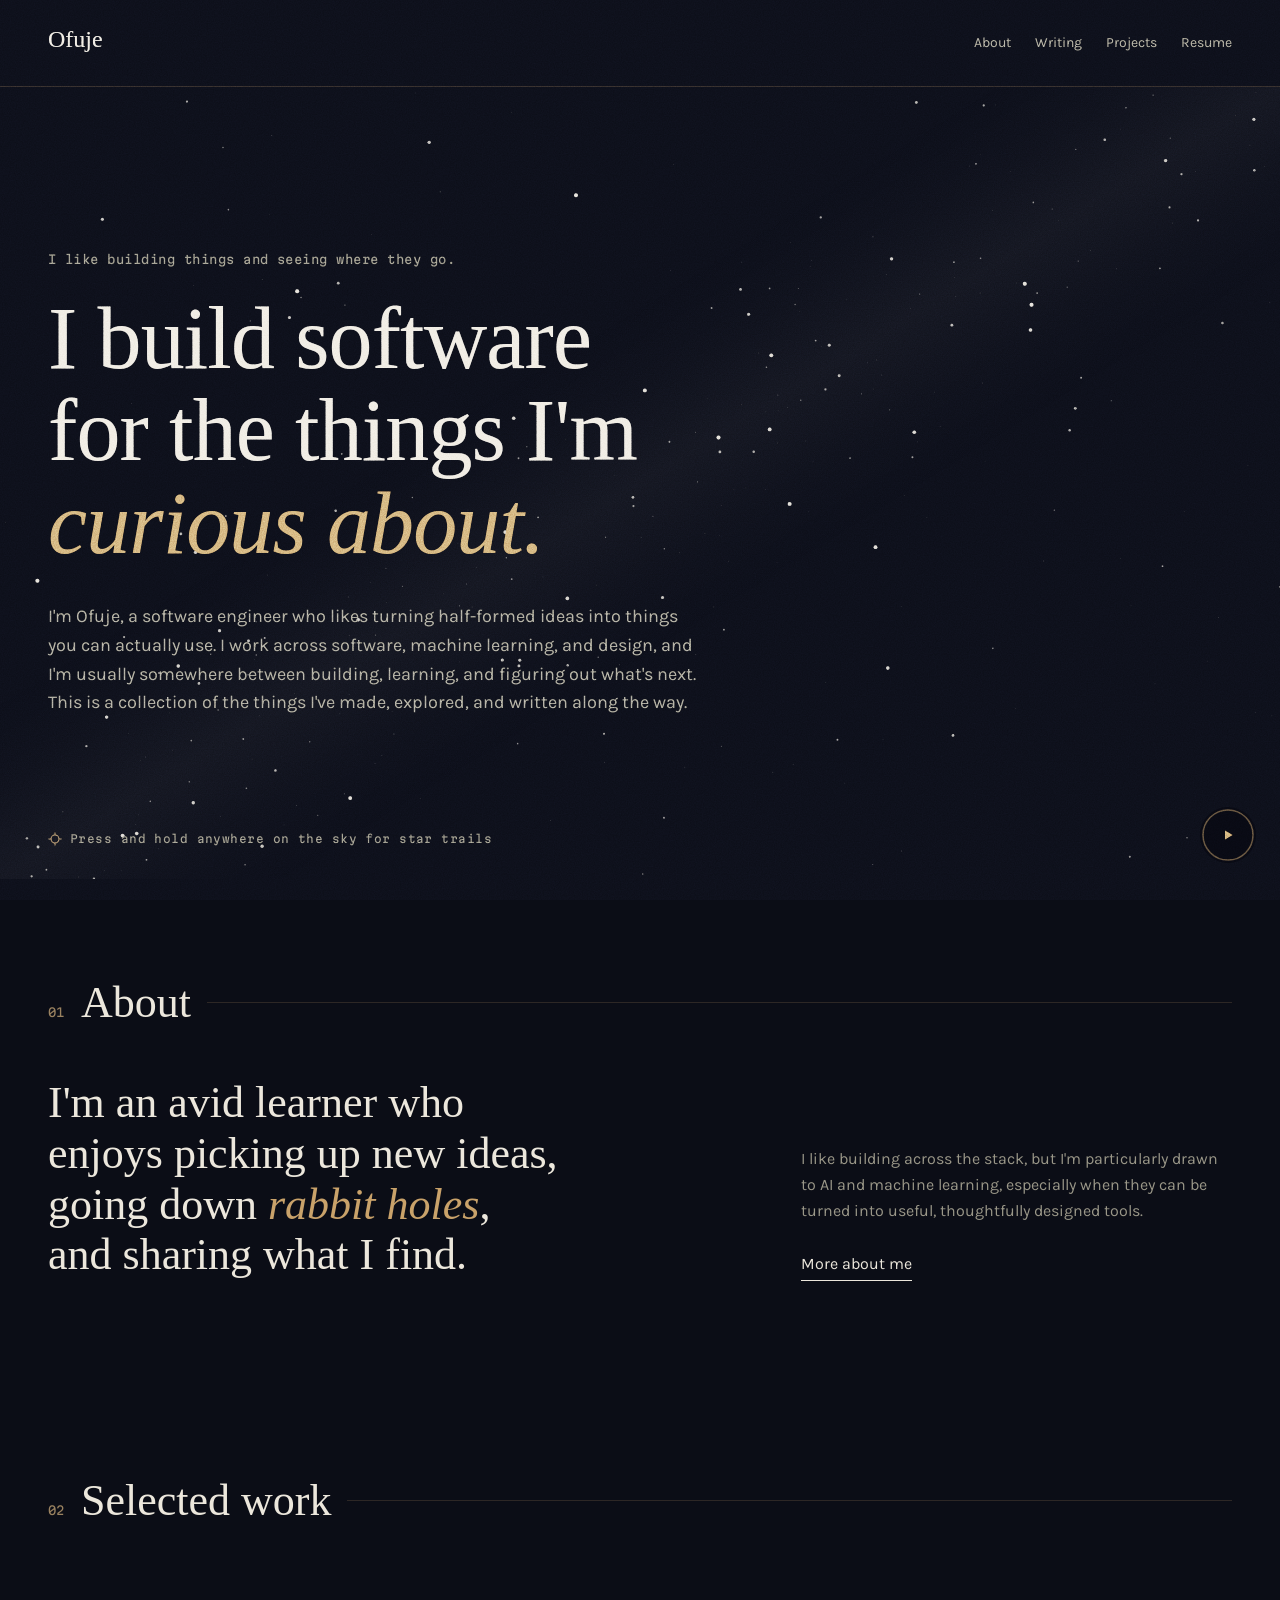
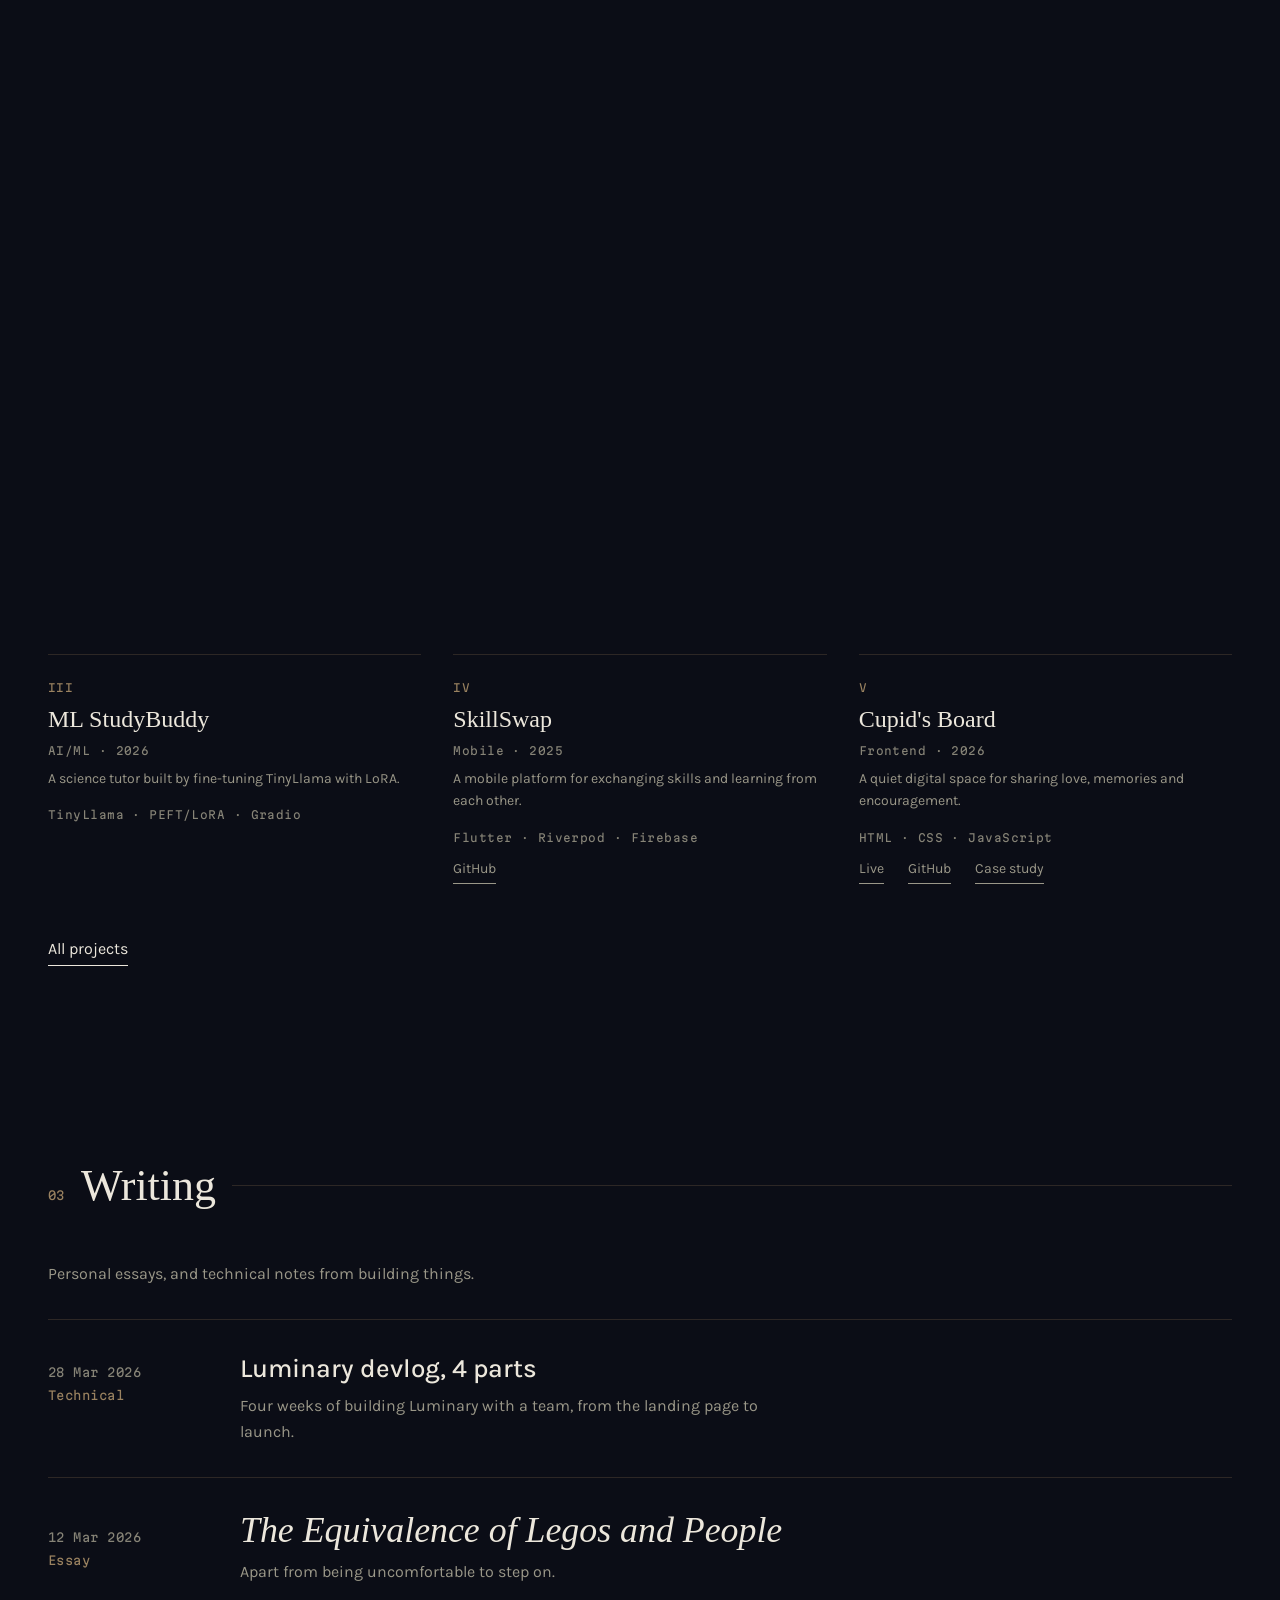
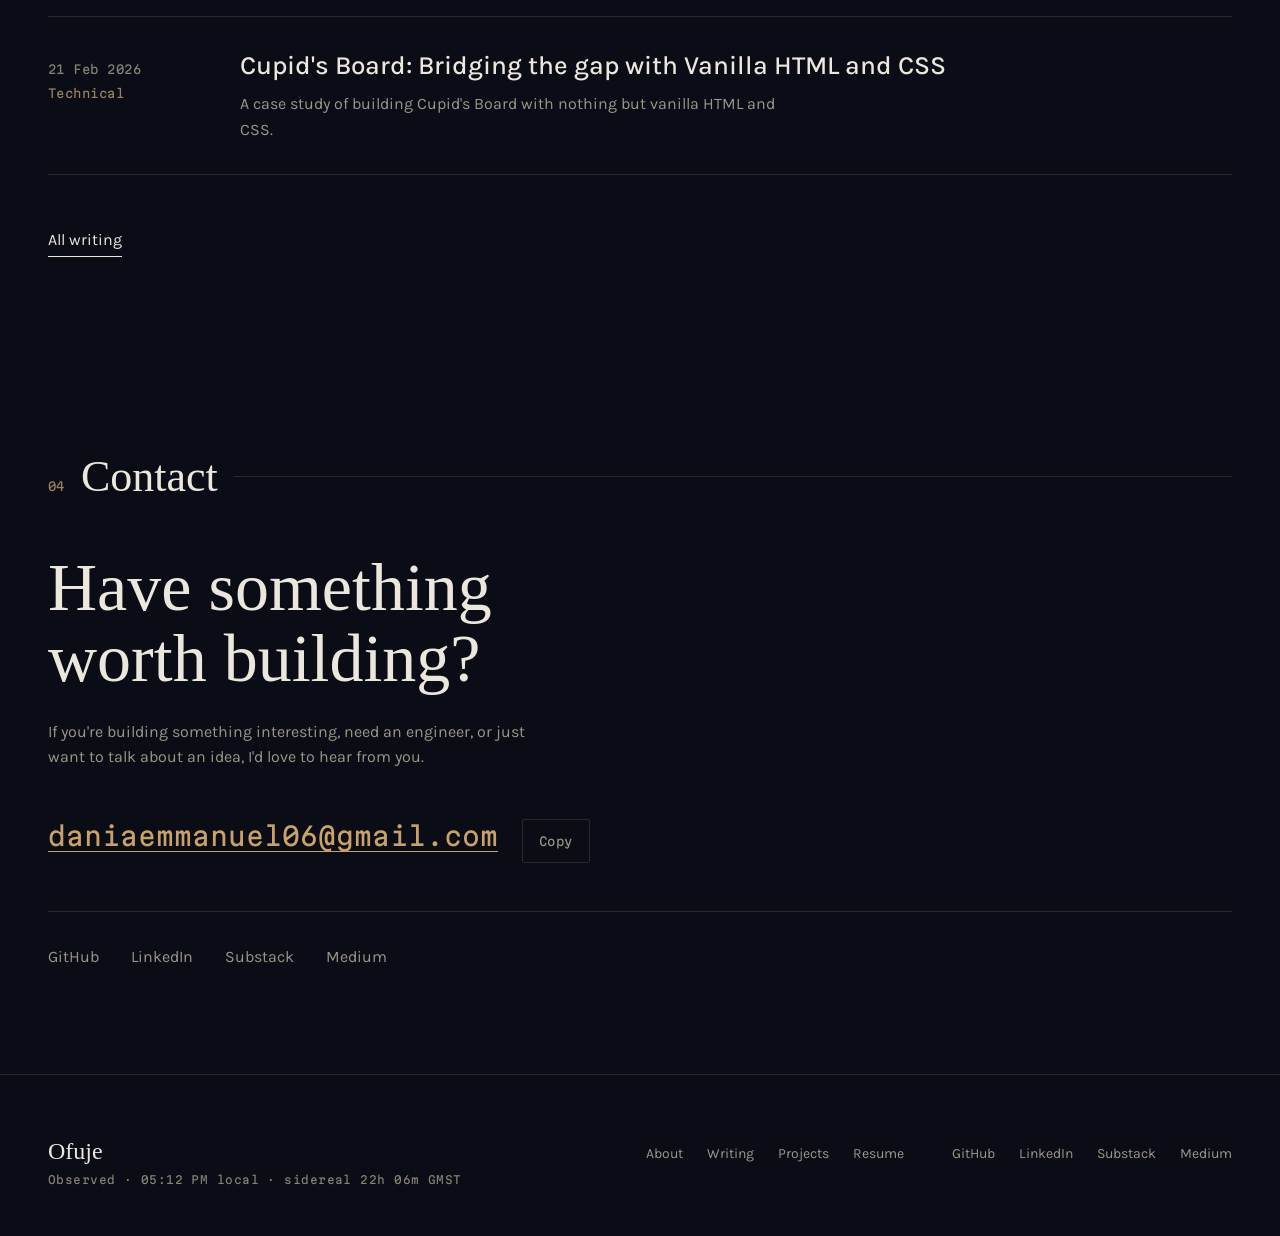
<file: index.html>
<!DOCTYPE html>
    <html lang="en">
    <head>
        <meta charset="UTF-8">
        <meta name="viewport" content="width=device-width, initial-scale=1.0">

        <!-- Decide on the first-visit intro before first paint, so the grid
             never flashes in and then restarts. Once per session, and never
             with reduced motion. -->
        <script>
            try {
                if (!sessionStorage.getItem("intro-seen") &&
                    !matchMedia("(prefers-reduced-motion: reduce)").matches) {
                    document.documentElement.dataset.intro = "play";
                    sessionStorage.setItem("intro-seen", "1");
                }
            } catch (e) {}
        </script>

        <title>Ofuje — Software engineer, ML &amp; frontend</title>
        <meta name="description" content="Ofuje is a software engineer working across full-stack machine learning and frontend engineering. Projects, writing, and notes from building things.">
        <meta name="theme-color" content="#0B0D16">
        <link rel="icon" href="/assets/favicon.svg" type="image/svg+xml">

        <meta property="og:type" content="website">
        <meta property="og:title" content="Ofuje — Software engineer, ML &amp; frontend">
        <meta property="og:description" content="Projects, writing, and notes from building things across machine learning and the web.">

        <link rel="preconnect" href="https://fonts.googleapis.com">
        <link rel="preconnect" href="https://fonts.gstatic.com" crossorigin>
        <link
            href="https://fonts.googleapis.com/css2?family=IM+Fell+English:ital@0;1&family=Karla:wght@400;500;600&family=Martian+Mono:wght@400;500&display=swap"
            rel="stylesheet"
        >

        <link rel="stylesheet" href="/css/tokens.css">
        <link rel="stylesheet" href="/css/base.css">
        <link rel="stylesheet" href="/css/atmosphere.css">
        <link rel="stylesheet" href="/css/components/nav.css">
        <link rel="stylesheet" href="/css/components/footer.css">
        <link rel="stylesheet" href="/css/components/hero.css">
        <link rel="stylesheet" href="/css/components/starfield.css">
        <link rel="stylesheet" href="/css/components/section.css">
        <link rel="stylesheet" href="/css/components/about-teaser.css">
        <link rel="stylesheet" href="/css/components/plate.css">
        <link rel="stylesheet" href="/css/components/selected-work.css">
        <link rel="stylesheet" href="/css/components/writing-preview.css">
        <link rel="stylesheet" href="/css/components/contact.css">
        <link rel="stylesheet" href="/css/components/player.css">
        <link rel="stylesheet" href="/css/intro.css">
    </head>

    <body>
        <div id="nav-root"></div>
        <main id="main-root">
            <div id="hero-root"></div>
            <div id="about-root"></div>
            <div id="work-root"></div>
            <div id="writing-root"></div>
            <div id="contact-root"></div>
        </main>
        <div id="footer-root"></div>
        <div id="player-root"></div>

        <script type="module" src="/js/pages/home.js"></script>
    </body>
</html>
</file>
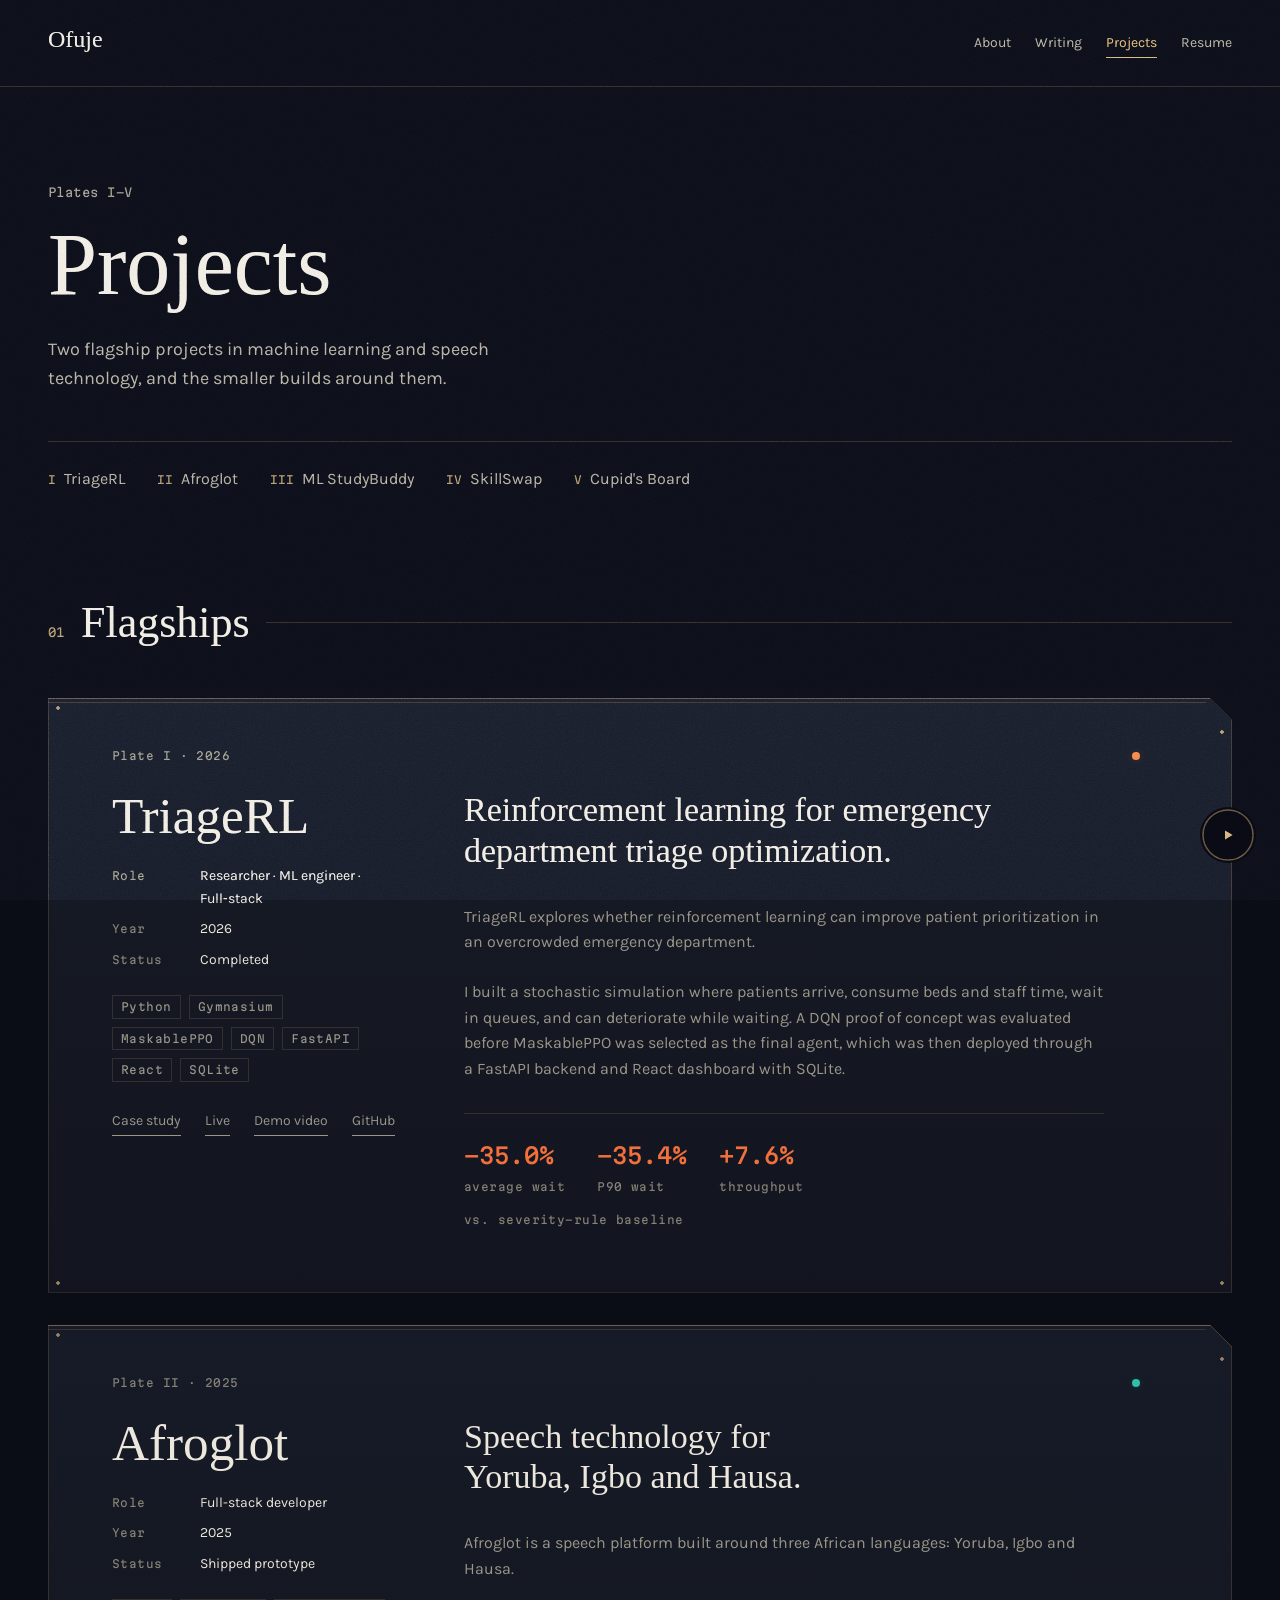
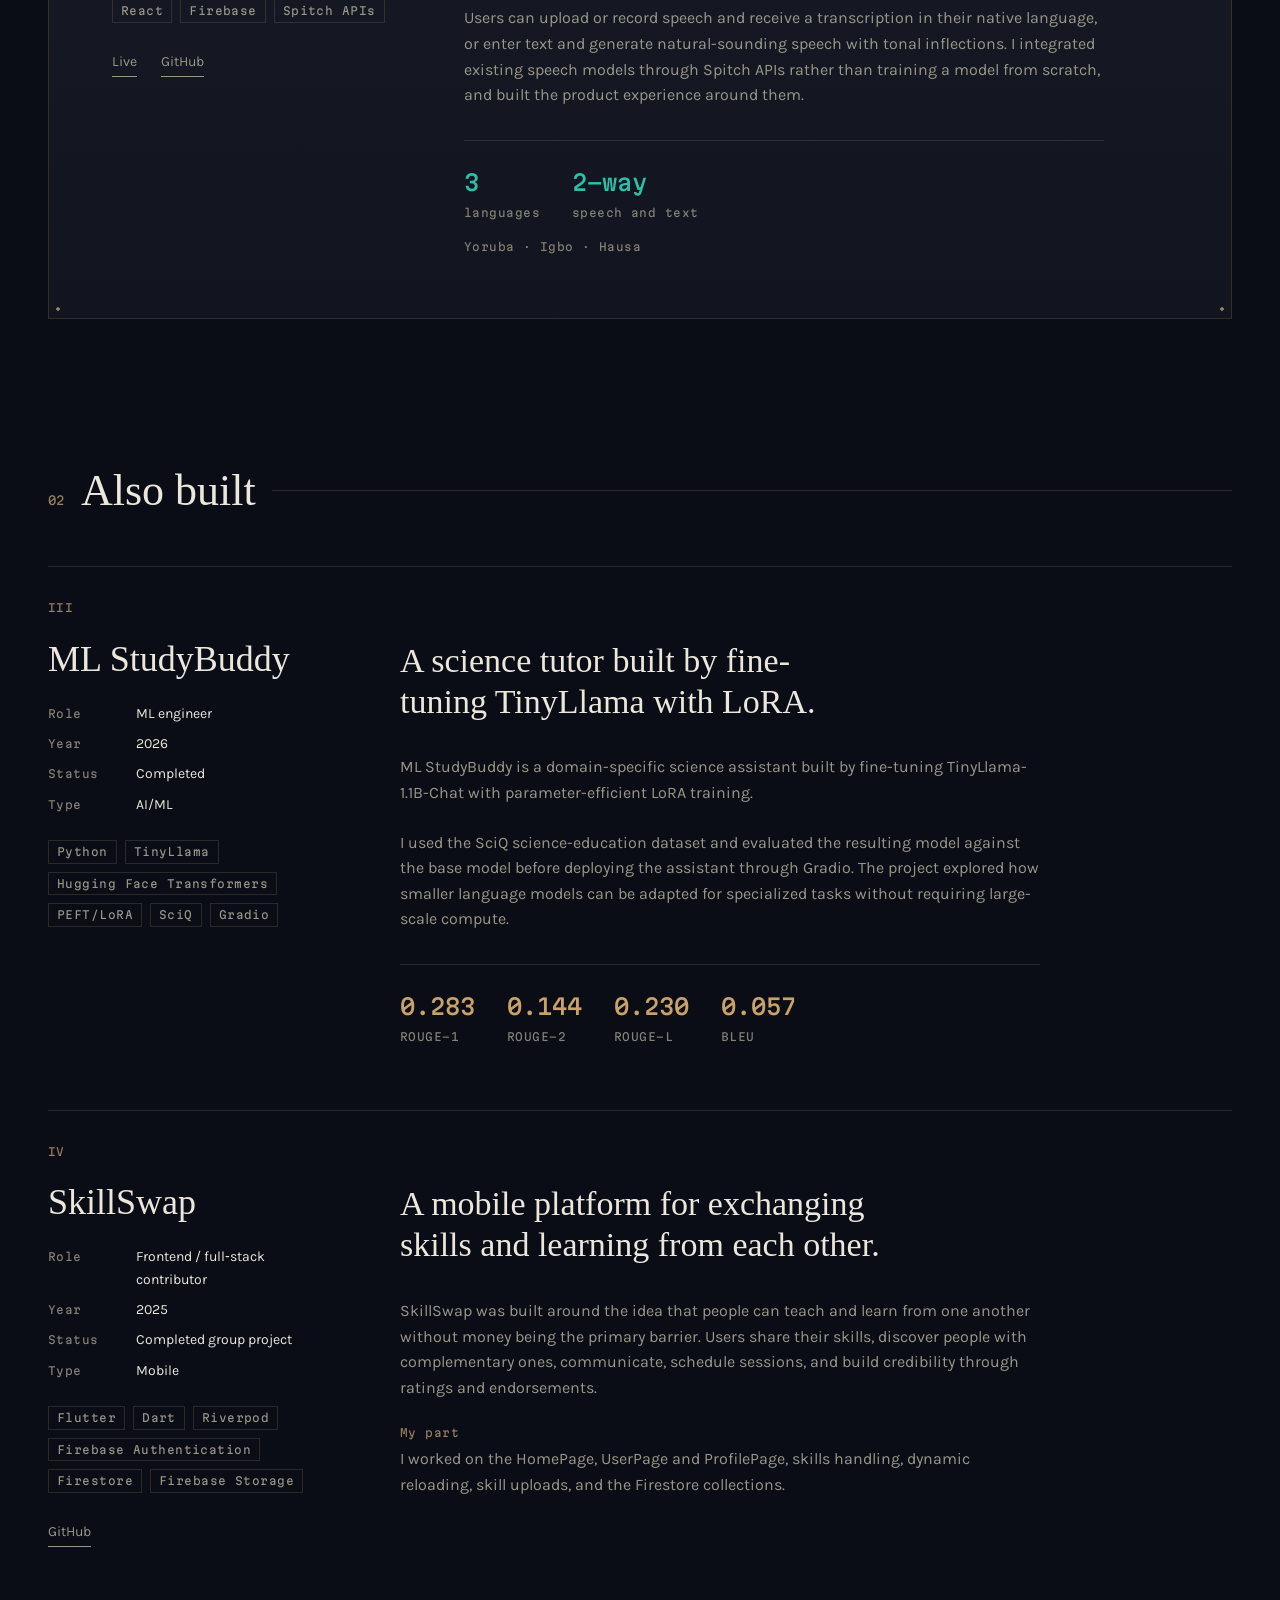
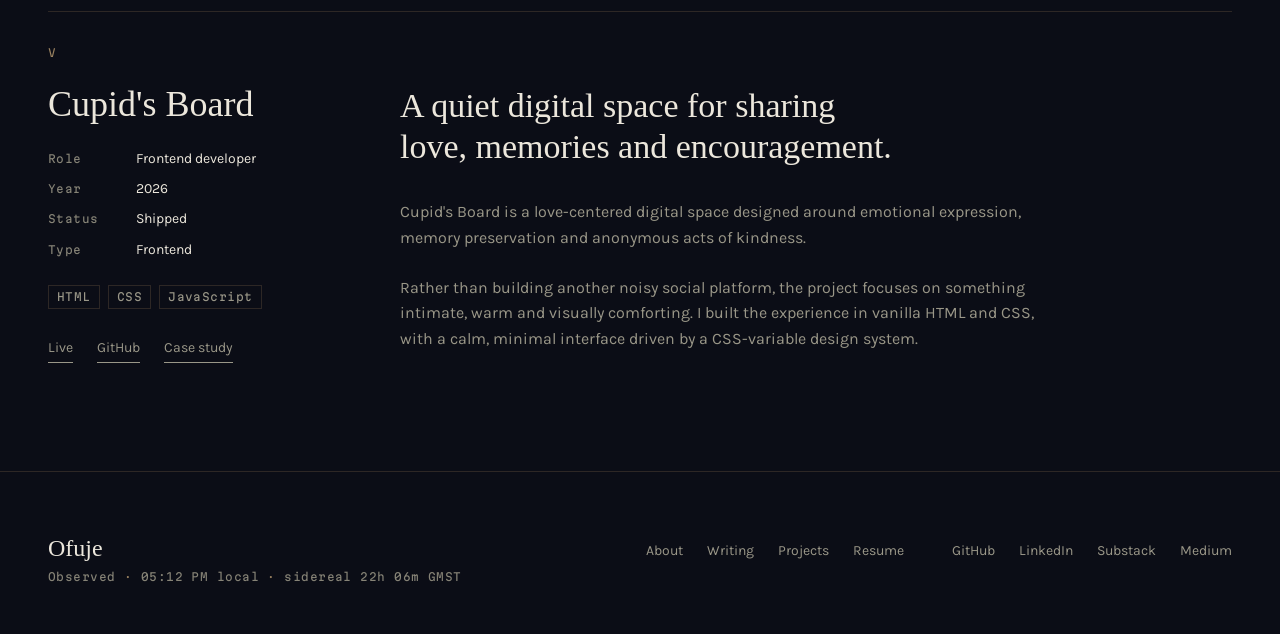
<file: projects.html>
<!DOCTYPE html>
    <html lang="en">
    <head>
        <meta charset="UTF-8">
        <meta name="viewport" content="width=device-width, initial-scale=1.0">

        <title>Projects — Ofuje</title>
        <meta name="description" content="Projects by Ofuje: TriageRL, reinforcement learning for emergency department triage; Afroglot, speech technology for Yoruba, Igbo and Hausa; and smaller builds across ML and the web.">
        <meta name="theme-color" content="#0B0D16">
        <link rel="icon" href="/assets/favicon.svg" type="image/svg+xml">

        <meta property="og:type" content="website">
        <meta property="og:title" content="Projects — Ofuje">
        <meta property="og:description" content="TriageRL, Afroglot, and smaller builds across machine learning and the web.">

        <link rel="preconnect" href="https://fonts.googleapis.com">
        <link rel="preconnect" href="https://fonts.gstatic.com" crossorigin>
        <link
            href="https://fonts.googleapis.com/css2?family=IM+Fell+English:ital@0;1&family=Karla:wght@400;500;600&family=Martian+Mono:wght@400;500&display=swap"
            rel="stylesheet"
        >

        <link rel="stylesheet" href="/css/tokens.css">
        <link rel="stylesheet" href="/css/base.css">
        <link rel="stylesheet" href="/css/atmosphere.css">
        <link rel="stylesheet" href="/css/components/nav.css">
        <link rel="stylesheet" href="/css/components/footer.css">
        <link rel="stylesheet" href="/css/components/section.css">
        <link rel="stylesheet" href="/css/components/plate.css">
        <link rel="stylesheet" href="/css/components/player.css">
        <link rel="stylesheet" href="/css/pages/projects.css">
    </head>

    <body>
        <div id="nav-root"></div>
        <main id="main-root">
            <div id="projects-header-root"></div>
            <div id="projects-root"></div>
        </main>
        <div id="footer-root"></div>
        <div id="player-root"></div>

        <script type="module" src="/js/pages/projects.js"></script>
    </body>
</html>
</file>
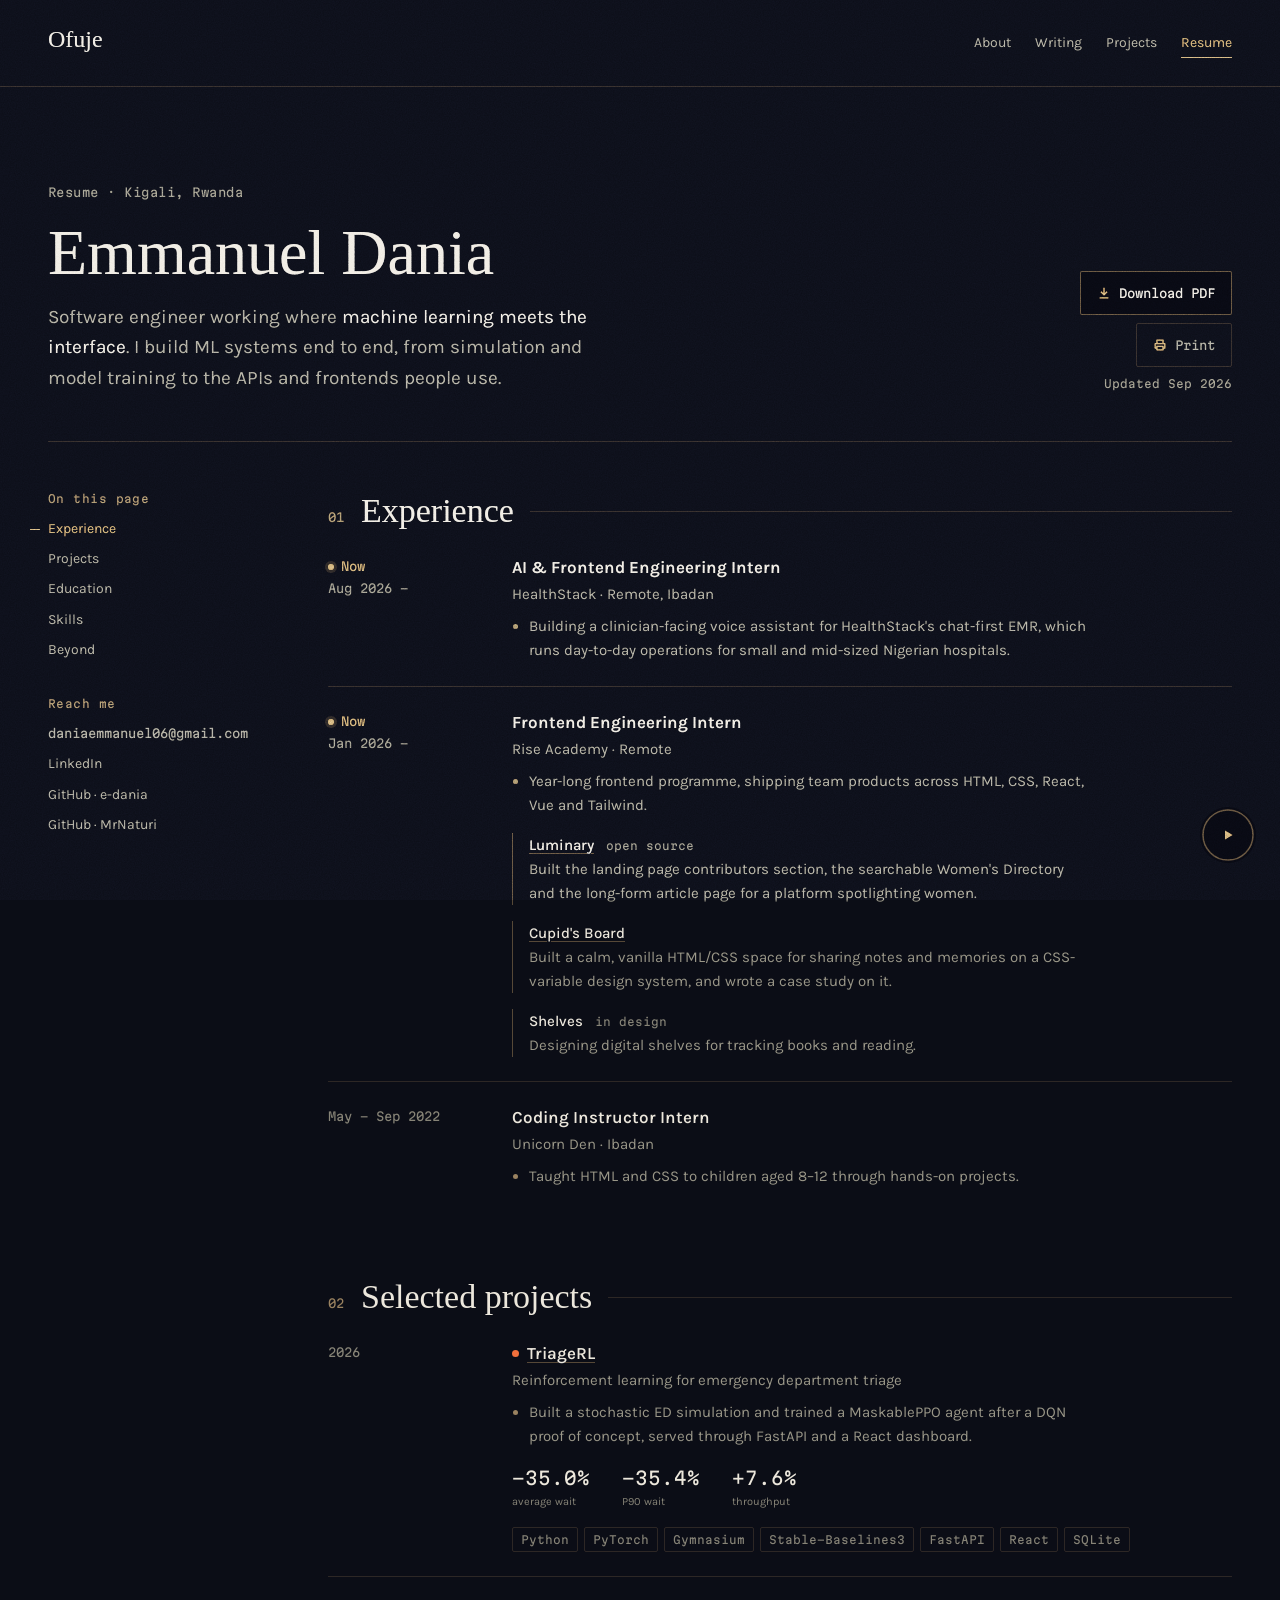
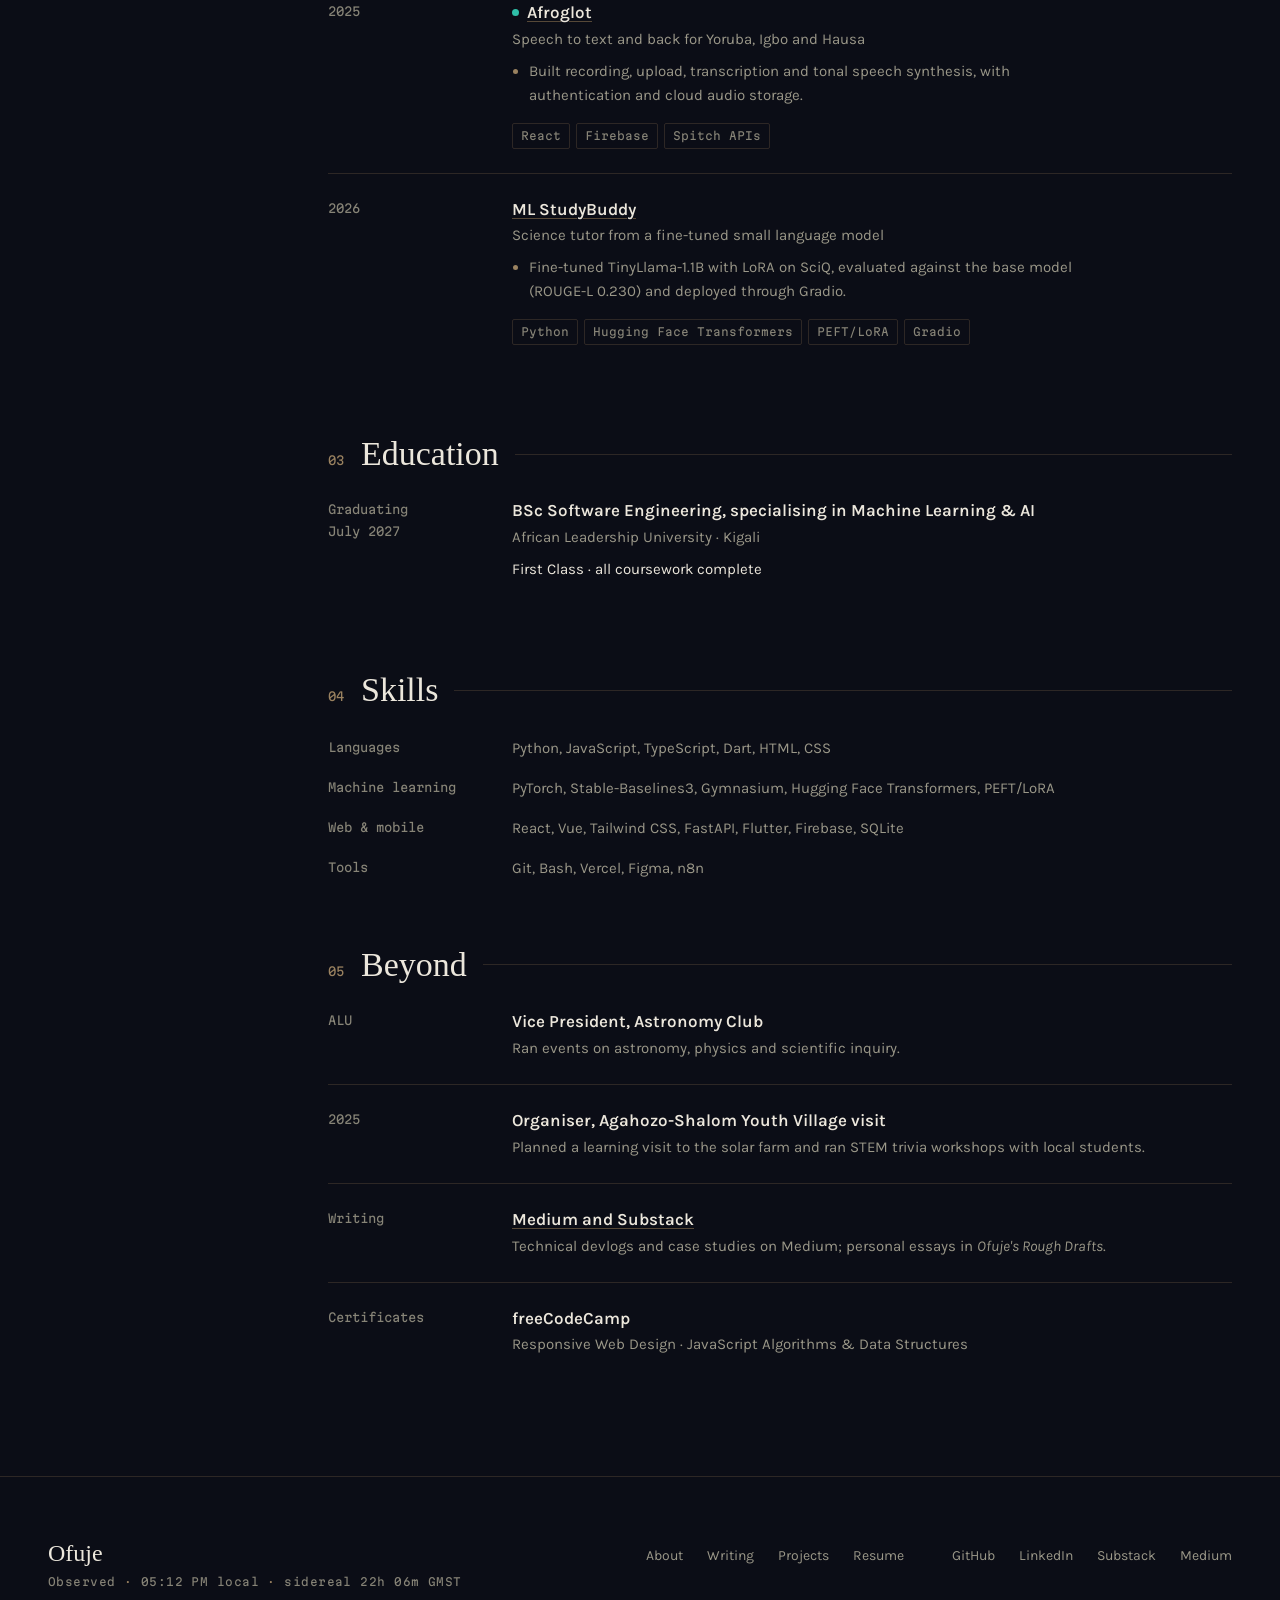
<file: resume.html>
<!DOCTYPE html>
    <html lang="en">
    <head>
        <meta charset="UTF-8">
        <meta name="viewport" content="width=device-width, initial-scale=1.0">

        <title>Resume — Emmanuel Dania</title>
        <meta name="description" content="Resume of Emmanuel Dania, a software engineer in Kigali building machine learning systems end to end: experience, projects, education and skills.">
        <meta name="theme-color" content="#0B0D16">
        <link rel="icon" href="/assets/favicon.svg" type="image/svg+xml">

        <meta property="og:type" content="website">
        <meta property="og:title" content="Resume — Emmanuel Dania">
        <meta property="og:description" content="Software engineer · machine learning. Experience, projects and skills.">

        <link rel="preconnect" href="https://fonts.googleapis.com">
        <link rel="preconnect" href="https://fonts.gstatic.com" crossorigin>
        <link
            href="https://fonts.googleapis.com/css2?family=IM+Fell+English:ital@0;1&family=Karla:wght@400;500;600&family=Martian+Mono:wght@400;500&display=swap"
            rel="stylesheet"
        >

        <link rel="stylesheet" href="/css/tokens.css">
        <link rel="stylesheet" href="/css/base.css">
        <link rel="stylesheet" href="/css/atmosphere.css">
        <link rel="stylesheet" href="/css/components/nav.css">
        <link rel="stylesheet" href="/css/components/footer.css">
        <link rel="stylesheet" href="/css/components/section.css">
        <link rel="stylesheet" href="/css/components/player.css">
        <link rel="stylesheet" href="/css/pages/resume.css">
        <link rel="stylesheet" href="/css/pages/resume-print.css" media="print">
    </head>

    <body>
        <div id="nav-root"></div>
        <main id="main-root" class="resume">
            <div id="resume-intro-root"></div>
            <div id="resume-body-root"></div>
            <div id="resume-paper-root"></div>
        </main>
        <div id="footer-root"></div>
        <div id="player-root"></div>

        <script type="module" src="/js/pages/resume.js"></script>
    </body>
</html>
</file>
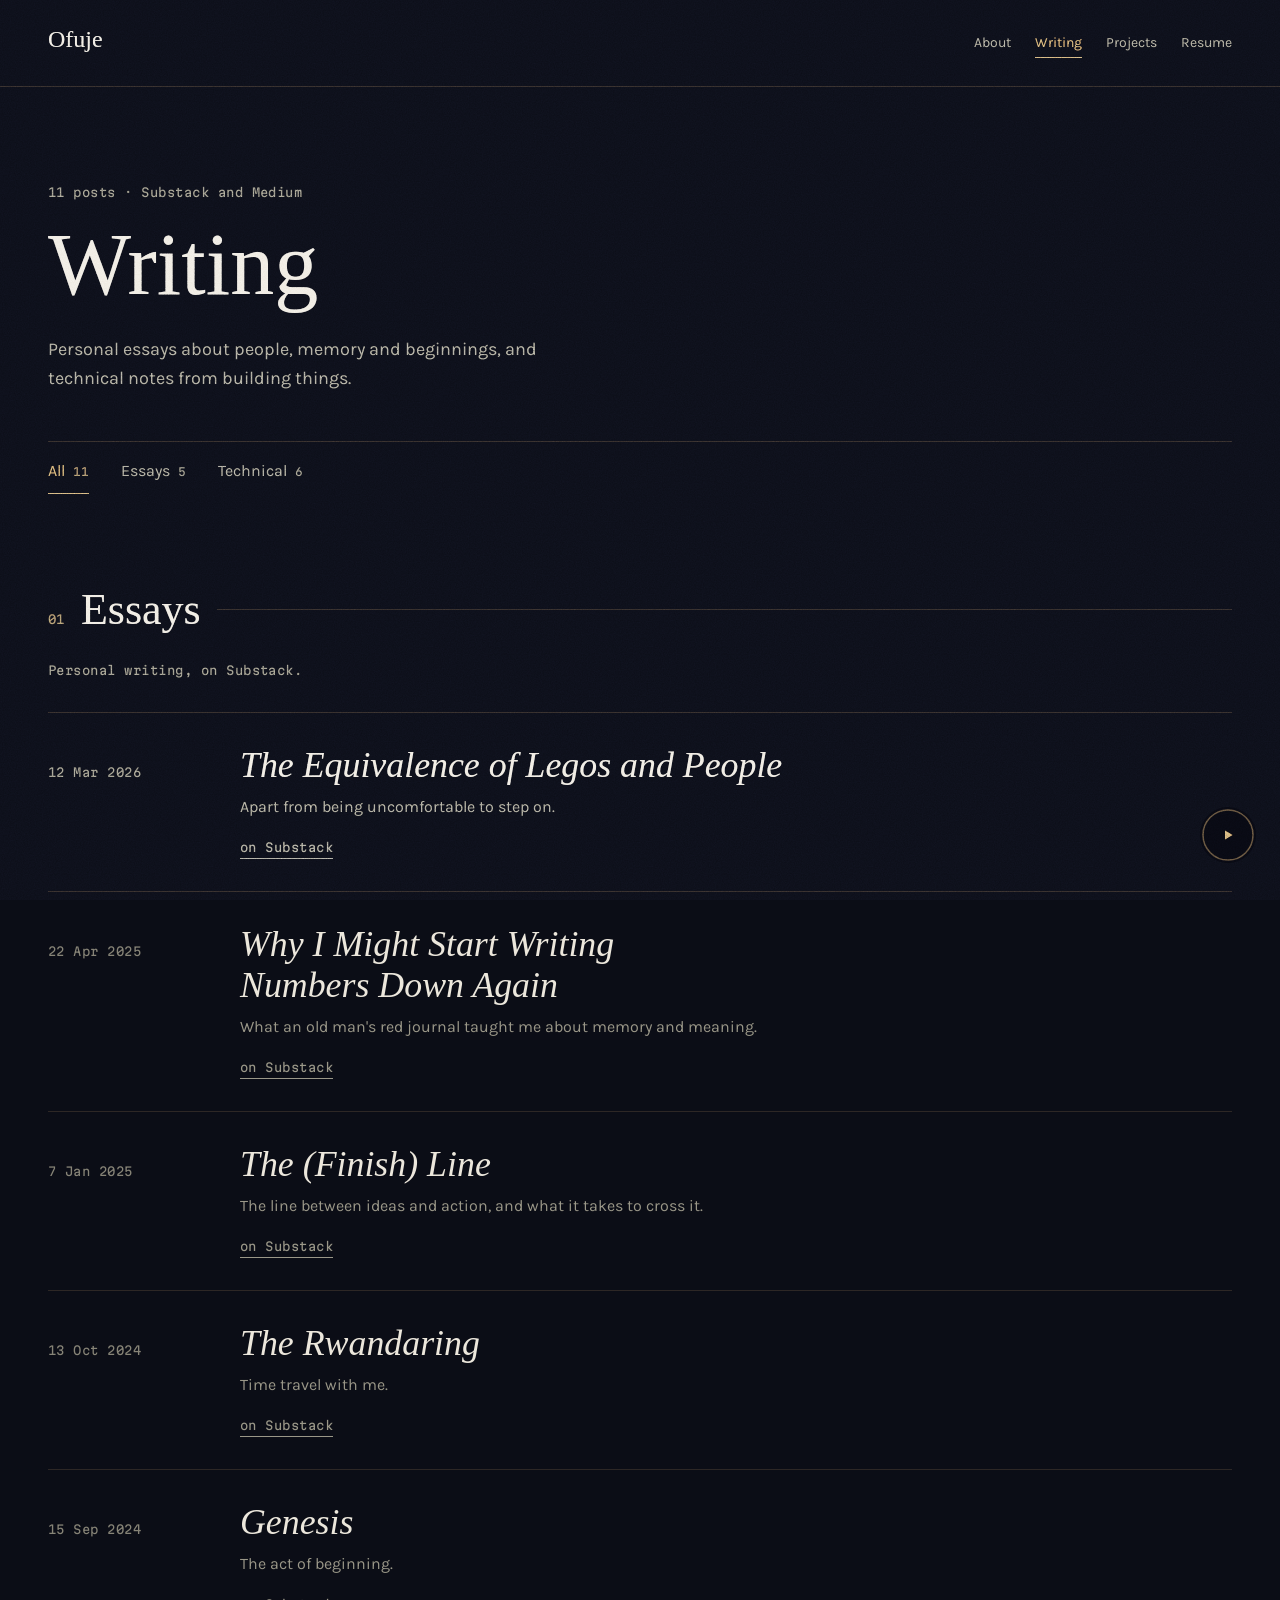
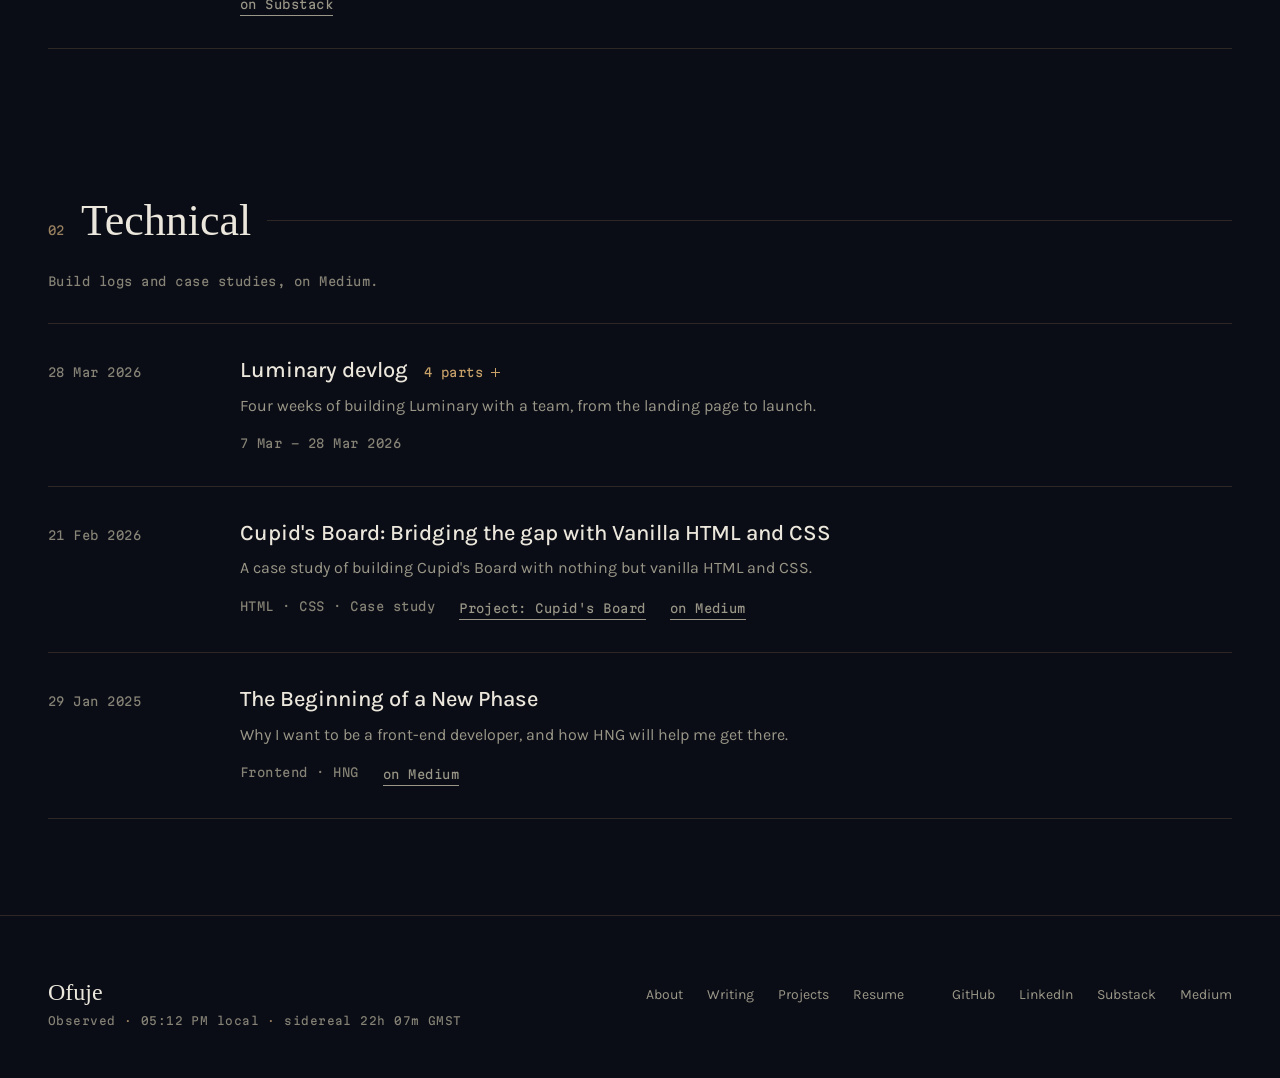
<file: writing.html>
<!DOCTYPE html>
    <html lang="en">
    <head>
        <meta charset="UTF-8">
        <meta name="viewport" content="width=device-width, initial-scale=1.0">

        <title>Writing — Ofuje</title>
        <meta name="description" content="Writing by Ofuje: personal essays on Substack and technical build logs and case studies on Medium.">
        <meta name="theme-color" content="#0B0D16">
        <link rel="icon" href="/assets/favicon.svg" type="image/svg+xml">

        <meta property="og:type" content="website">
        <meta property="og:title" content="Writing — Ofuje">
        <meta property="og:description" content="Personal essays and technical notes from building things.">

        <link rel="preconnect" href="https://fonts.googleapis.com">
        <link rel="preconnect" href="https://fonts.gstatic.com" crossorigin>
        <link
            href="https://fonts.googleapis.com/css2?family=IM+Fell+English:ital@0;1&family=Karla:wght@400;500;600&family=Martian+Mono:wght@400;500&display=swap"
            rel="stylesheet"
        >

        <link rel="stylesheet" href="/css/tokens.css">
        <link rel="stylesheet" href="/css/base.css">
        <link rel="stylesheet" href="/css/atmosphere.css">
        <link rel="stylesheet" href="/css/components/nav.css">
        <link rel="stylesheet" href="/css/components/footer.css">
        <link rel="stylesheet" href="/css/components/section.css">
        <link rel="stylesheet" href="/css/components/player.css">
        <link rel="stylesheet" href="/css/pages/writing.css">
    </head>

    <body>
        <div id="nav-root"></div>
        <main id="main-root">
            <div id="writing-header-root"></div>
            <div id="writing-root"></div>
        </main>
        <div id="footer-root"></div>
        <div id="player-root"></div>

        <script type="module" src="/js/pages/writing.js"></script>
    </body>
</html>
</file>
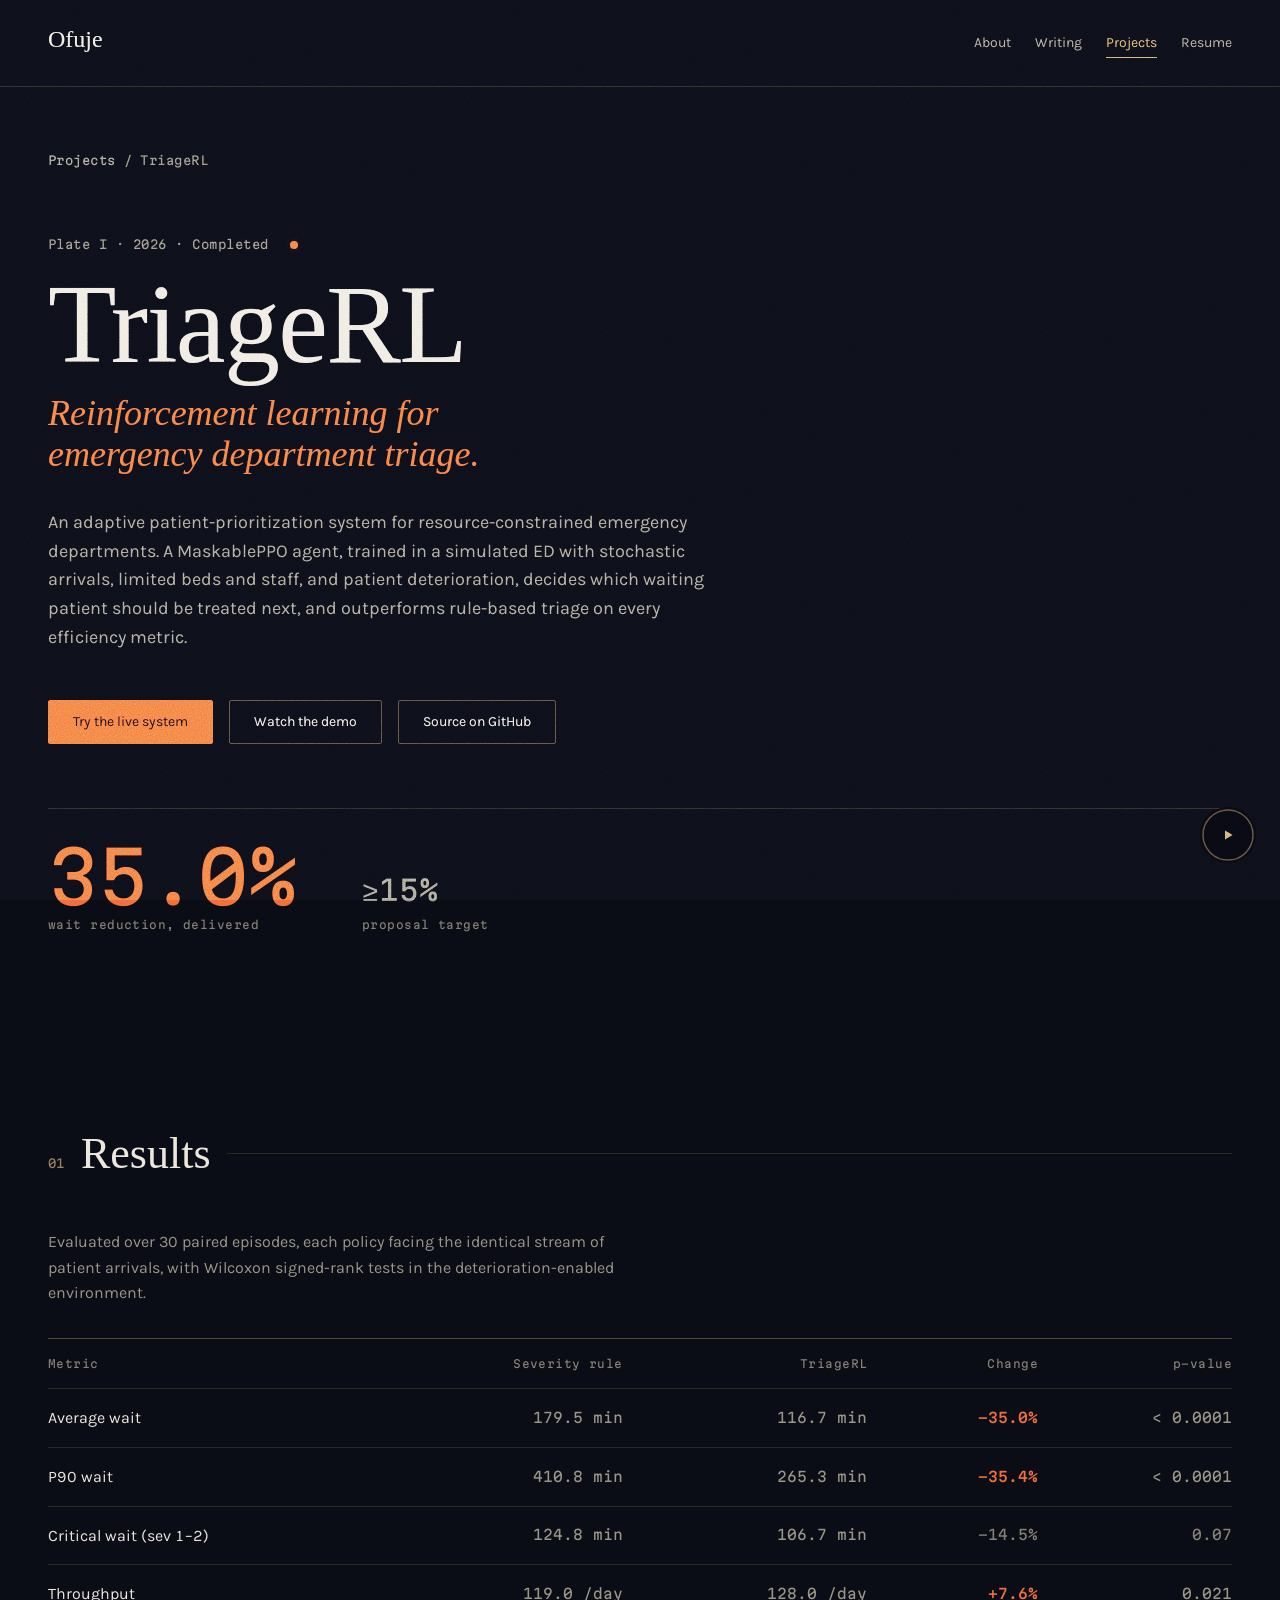
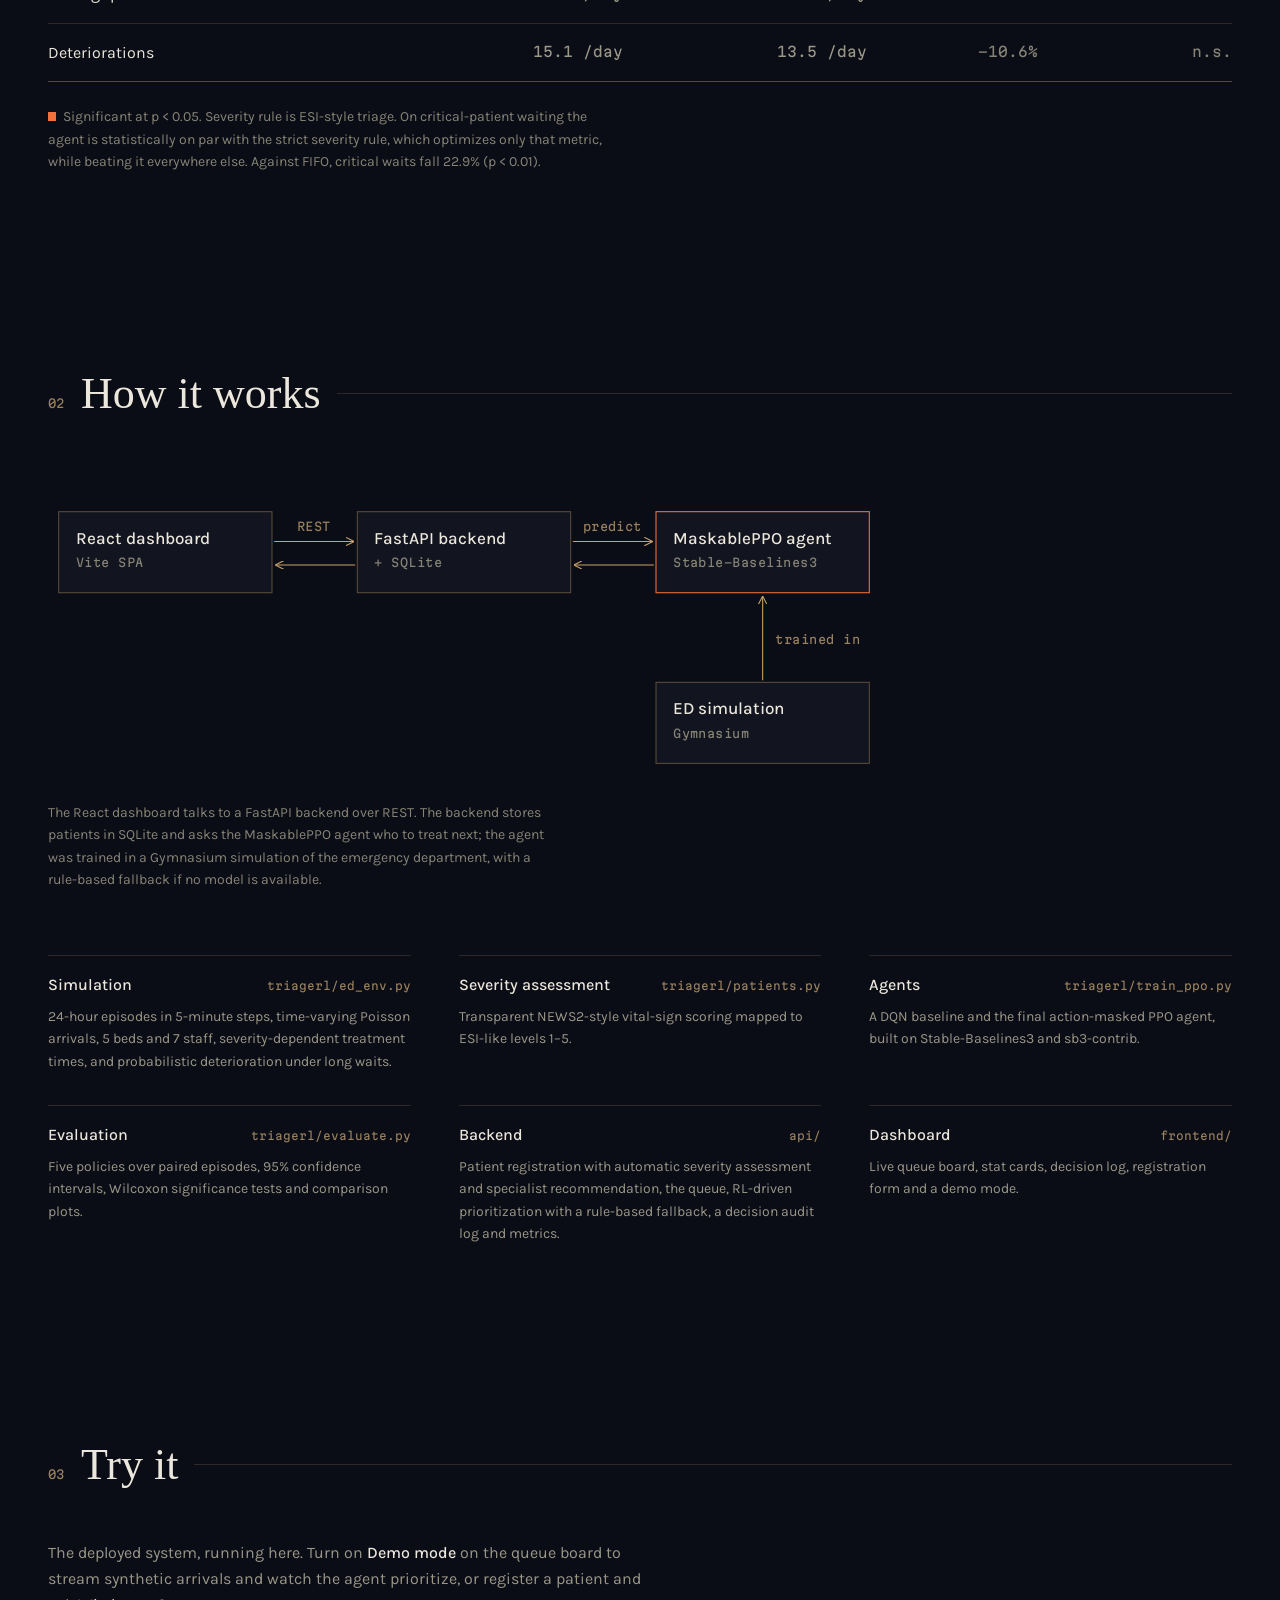
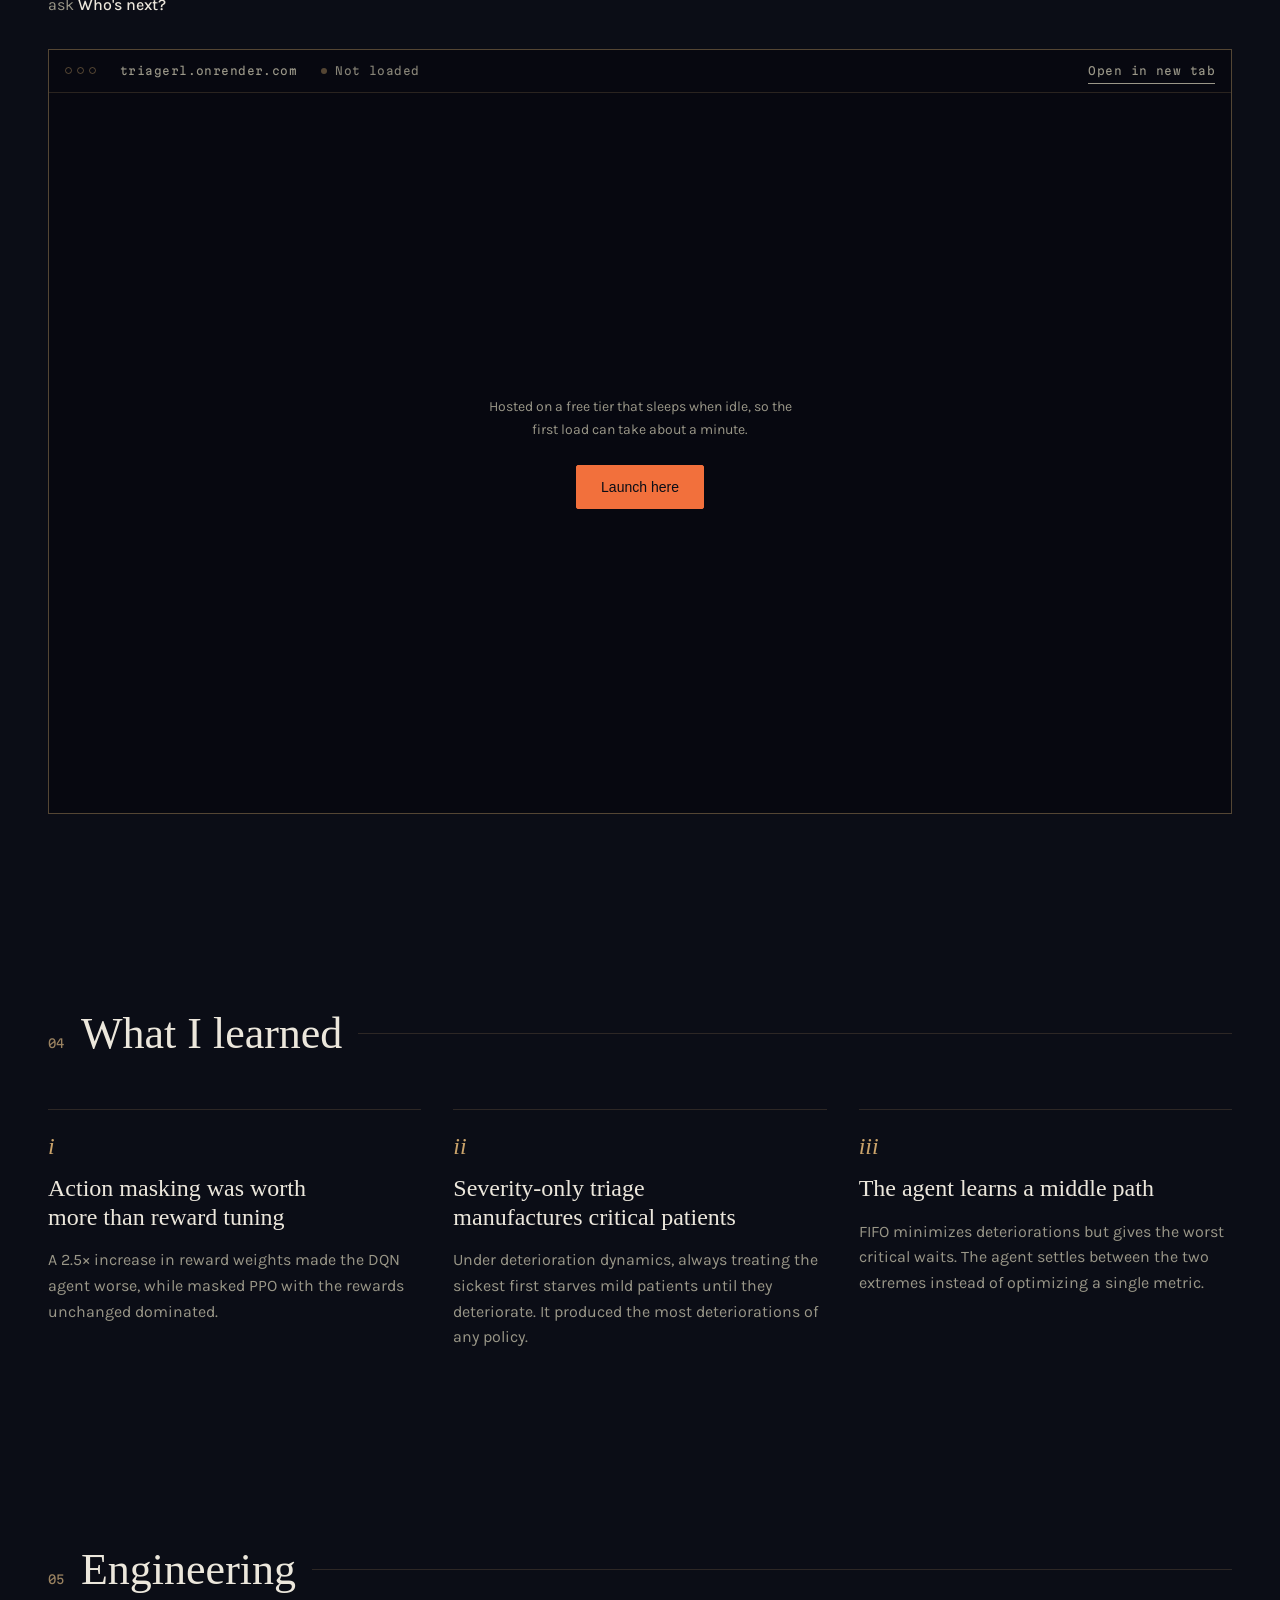
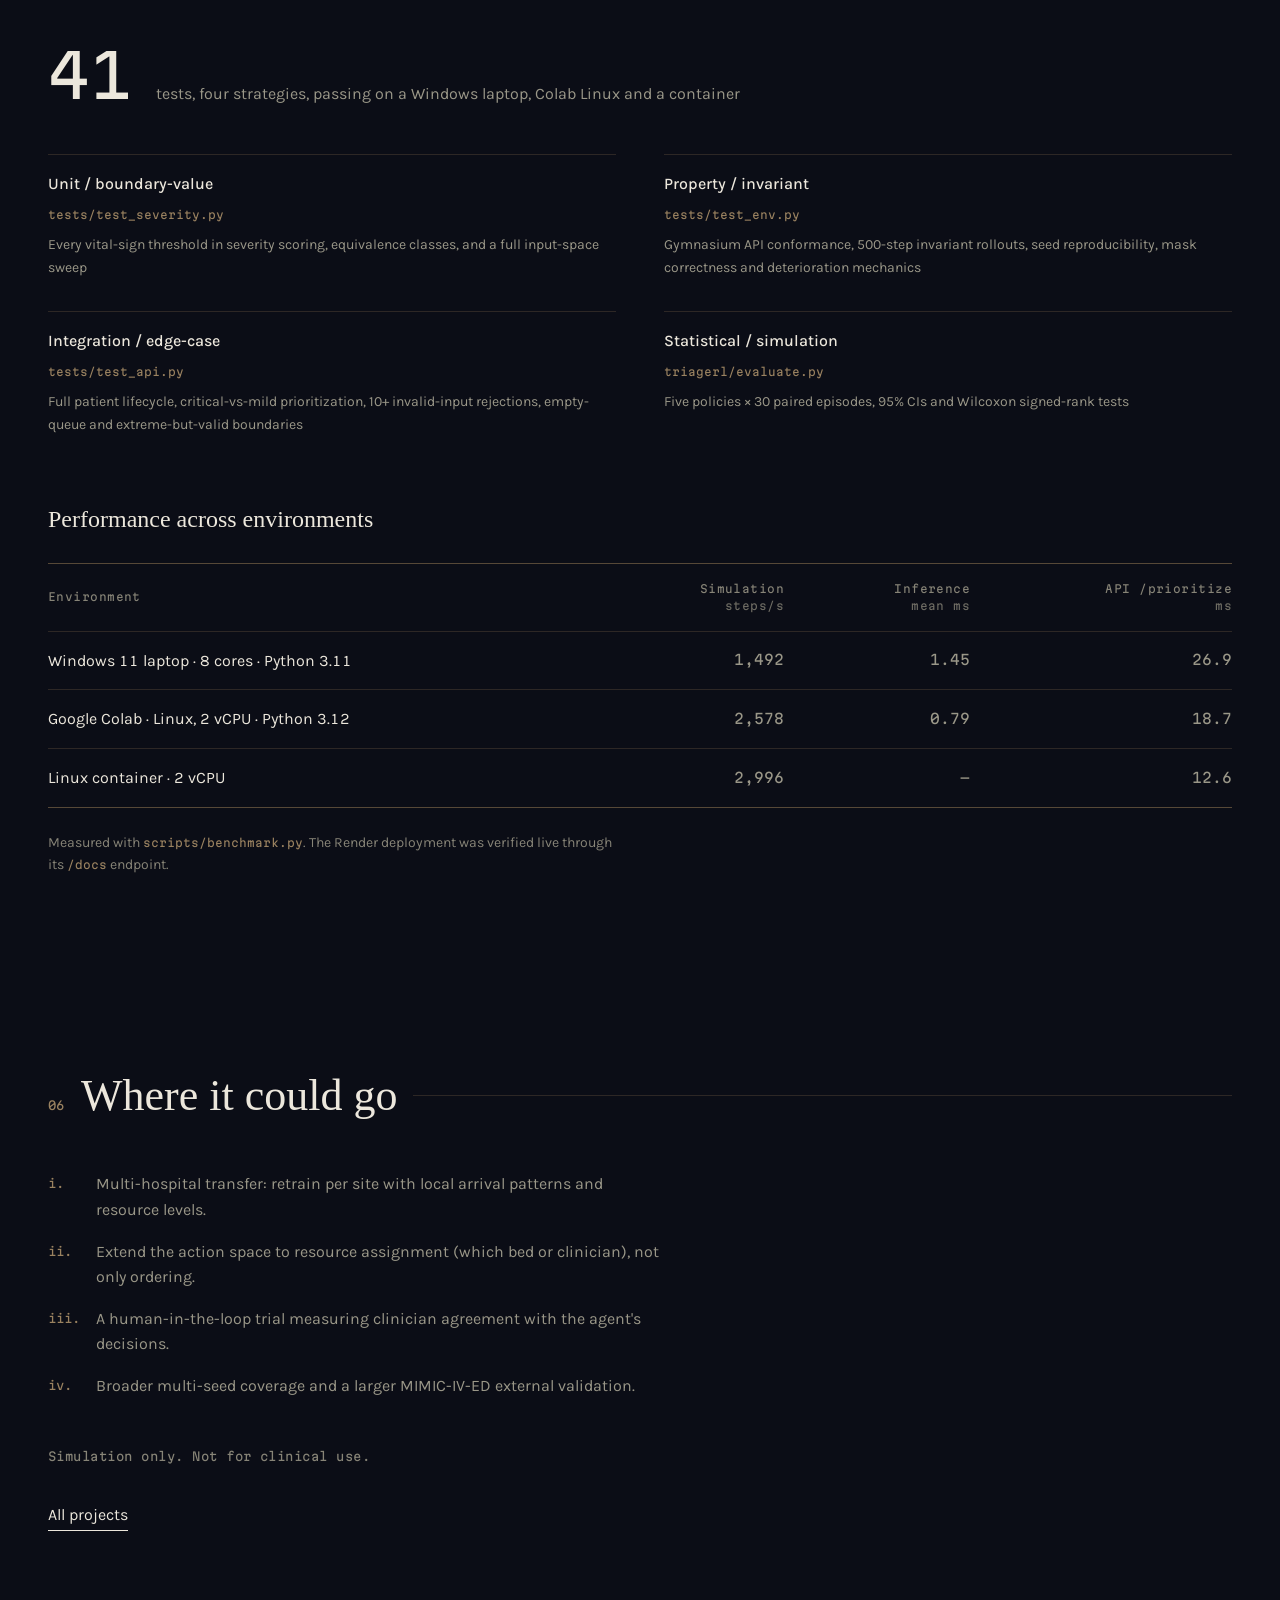
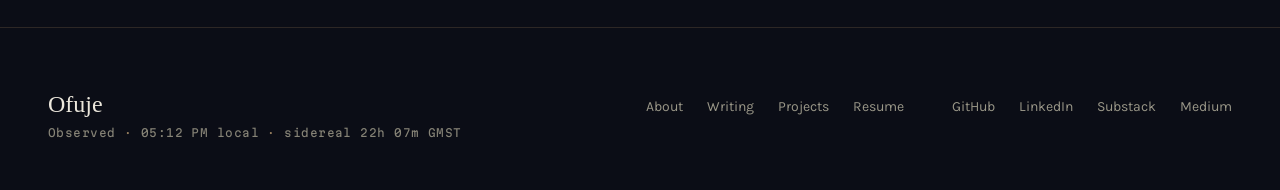
<file: projects/triagerl.html>
<!DOCTYPE html>
    <html lang="en">
    <head>
        <meta charset="UTF-8">
        <meta name="viewport" content="width=device-width, initial-scale=1.0">

        <title>TriageRL — Ofuje</title>
        <meta name="description" content="TriageRL: a MaskablePPO reinforcement learning agent for emergency department triage that cut average waits 35% against rule-based triage in simulation.">
        <meta name="theme-color" content="#0B0D16">
        <link rel="icon" href="/assets/favicon.svg" type="image/svg+xml">

        <meta property="og:type" content="website">
        <meta property="og:title" content="TriageRL — Ofuje">
        <meta property="og:description" content="Reinforcement learning for emergency department triage: 35% shorter waits than rule-based triage in simulation.">

        <link rel="preconnect" href="https://fonts.googleapis.com">
        <link rel="preconnect" href="https://fonts.gstatic.com" crossorigin>
        <link
            href="https://fonts.googleapis.com/css2?family=IM+Fell+English:ital@0;1&family=Karla:wght@400;500;600&family=Martian+Mono:wght@400;500&display=swap"
            rel="stylesheet"
        >

        <link rel="stylesheet" href="/css/tokens.css">
        <link rel="stylesheet" href="/css/base.css">
        <link rel="stylesheet" href="/css/atmosphere.css">
        <link rel="stylesheet" href="/css/components/nav.css">
        <link rel="stylesheet" href="/css/components/footer.css">
        <link rel="stylesheet" href="/css/components/section.css">
        <link rel="stylesheet" href="/css/components/plate.css">
        <link rel="stylesheet" href="/css/components/player.css">
        <link rel="stylesheet" href="/css/pages/case-study.css">
    </head>

    <body>
        <div id="nav-root"></div>
        <main id="main-root" class="case-study">
            <div id="case-hero-root"></div>
            <div id="case-results-root"></div>
            <div id="case-arch-root"></div>
            <div id="case-live-root"></div>
            <div id="case-findings-root"></div>
            <div id="case-eng-root"></div>
            <div id="case-next-root"></div>
        </main>
        <div id="footer-root"></div>
        <div id="player-root"></div>

        <script type="module" src="/js/pages/triagerl.js"></script>
    </body>
</html>
</file>
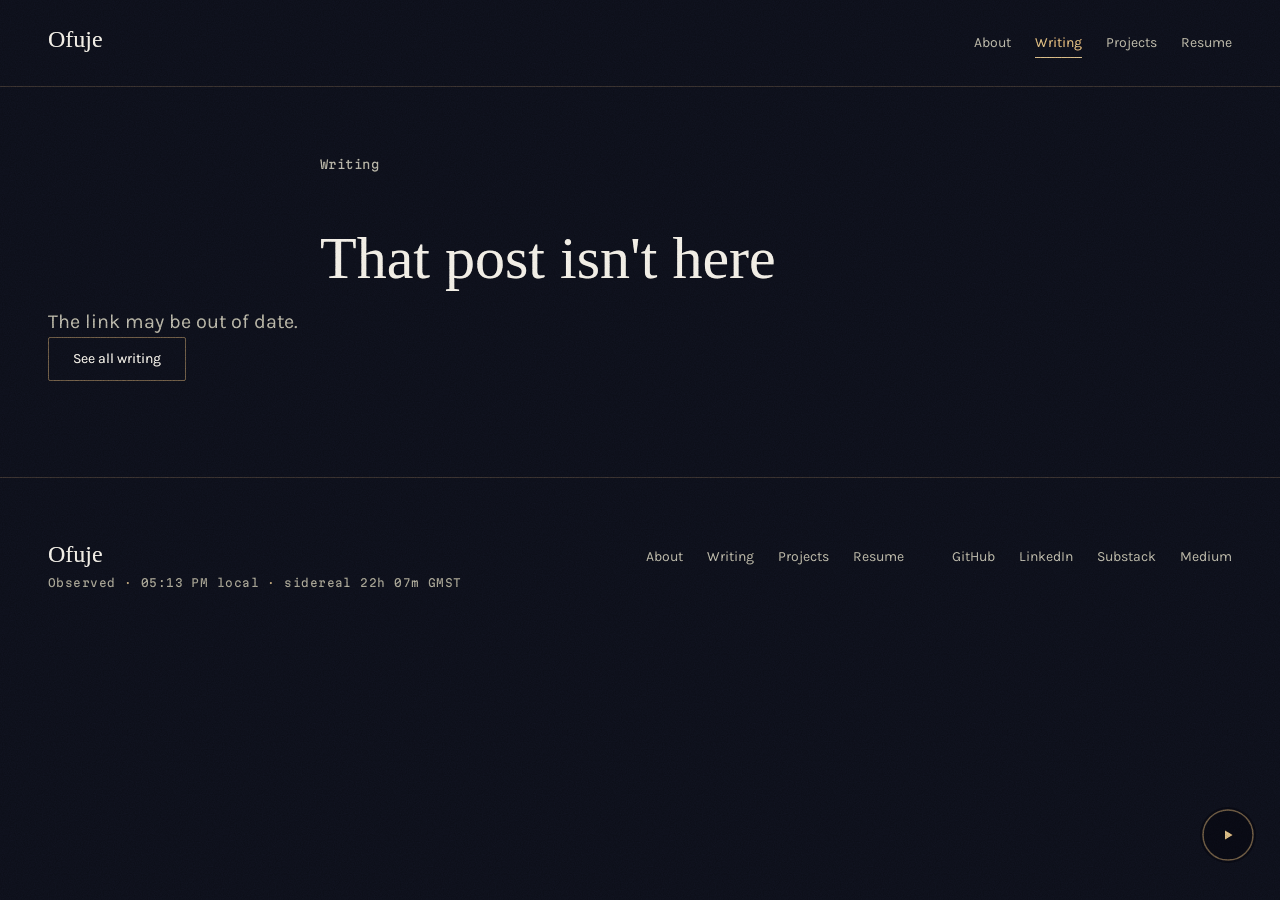
<file: writing/read.html>
<!DOCTYPE html>
    <html lang="en">
    <head>
        <meta charset="UTF-8">
        <meta name="viewport" content="width=device-width, initial-scale=1.0">

        <title>Reading — Ofuje</title>
        <meta name="description" content="Writing by Ofuje.">
        <meta name="theme-color" content="#0B0D16">
        <link rel="icon" href="/assets/favicon.svg" type="image/svg+xml">

        <link rel="preconnect" href="https://fonts.googleapis.com">
        <link rel="preconnect" href="https://fonts.gstatic.com" crossorigin>
        <link
            href="https://fonts.googleapis.com/css2?family=IM+Fell+English:ital@0;1&family=Karla:wght@400;500;600&family=Martian+Mono:wght@400;500&display=swap"
            rel="stylesheet"
        >

        <link rel="stylesheet" href="/css/tokens.css">
        <link rel="stylesheet" href="/css/base.css">
        <link rel="stylesheet" href="/css/atmosphere.css">
        <link rel="stylesheet" href="/css/components/nav.css">
        <link rel="stylesheet" href="/css/components/footer.css">
        <link rel="stylesheet" href="/css/components/section.css">
        <link rel="stylesheet" href="/css/components/player.css">
        <link rel="stylesheet" href="/css/components/moon-phase.css">
        <link rel="stylesheet" href="/css/pages/read.css">
    </head>

    <body>
        <div id="nav-root"></div>
        <main id="main-root">
            <div id="reader-root"></div>
        </main>
        <div id="footer-root"></div>
        <div id="player-root"></div>

        <script type="module" src="/js/pages/read.js"></script>
    </body>
</html>
</file>
<file: css/tokens.css>
/* ==========================================================================
   Design tokens — "Observatory" system
   Reference these variables everywhere. Don't hardcode raw values in
   component/page CSS files — if a value isn't here, it probably should be.
   ========================================================================== */

:root {

  /* ---- Color: backgrounds ---- */
  --bg-base: #0B0D16;          /* page background — near-black navy, not flat */
  --bg-void-deep: #070810;     /* deepest point in radial vignette / glow gradients */
  --surface-plate: #12151F;    /* instrument plates — projects, panels */
  --surface-plate-raised: #171B27; /* top-of-gradient tone for plate surfaces */

  /* ---- Color: borders / dividers ----
     Hairlines are brass-tinted at low opacity, not a flat neutral gray —
     ties every divider back to the instrument-panel material. */
  --border-hairline: rgba(201, 162, 106, 0.18);
  --border-hairline-strong: rgba(201, 162, 106, 0.4); /* hover / active state */

  /* ---- Color: text ---- */
  --text-primary: #ECE7DC;    /* warm off-white, not pure white — matches brass warmth */
  --text-muted: #9A9788;
  --text-faint: #878477;      /* meta text, serials, icons at rest.
                                 5.2:1 on base, 4.6:1 on raised plate (AA) */

  /* ---- Color: accents (each tied to a specific meaning — don't mix) ----
     Only three accents now. Ember and teal each carry a motion language
     (beacon / signal); brass is structural chrome and stays static. */
  --accent-ember: #F2703C;    /* TriageRL — "beacon": single steady pulse, urgency */
  --accent-teal: #2FBFA8;     /* Afroglot — "signal": rhythmic double-pulse, transmission.
                                  Also used for About's name-pronunciation ripple. */
  --accent-brass: #C9A26A;    /** structural chrome (rivets, hairlines, serial labels)
                                AND the site's general neutral interactive/emphasis
                                accent — nav hovers, active states, headline emphasis.
                                Never carries flagship-specific meaning.*/
  --accent-brass-dim: #9A8260; /* rivets, secondary brass detail.
                                  5.3:1 on base — safe for small text */

  /* ---- Color: accent glows (rgba strings for box-shadow use) ---- */
  --glow-ember-tight: rgba(242, 112, 60, 0.15);
  --glow-ember-wide: rgba(242, 112, 60, 0.08);
  --glow-teal-tight: rgba(47, 191, 168, 0.15);
  --glow-teal-wide: rgba(47, 191, 168, 0.08);
  --glow-shadow-base: rgba(0, 0, 0, 0.3);

  /* ---- Spacing scale (unchanged — use these, don't invent one-offs) ---- */
  --space-1: 4px;
  --space-2: 8px;
  --space-3: 16px;
  --space-4: 24px;
  --space-5: 32px;
  --space-6: 48px;
  --space-7: 64px;
  --space-8: 96px;

  /* ---- Section rhythm & layout ---- */
  --section-padding-desktop: var(--space-8);
  --section-padding-mobile: var(--space-7);
  --content-max-width: 720px;  /* reading measure — prose, intros */
  --layout-max-width: 1200px;  /* page frame — nav, hero, plate grids */
  --gutter: clamp(1.25rem, 0.6rem + 3vw, 3rem); /* side padding, 20px → 48px */

  /* ---- Typography: families ---- */
  --font-display: 'IM Fell English', 'Iowan Old Style', 'Palatino Linotype', Georgia, serif;
                                      /* headlines, plate titles, section heads —
                                         digitised 17th-c. type, the engraved star-atlas voice */
  --font-body: 'Karla', 'Helvetica Neue', Arial, sans-serif; /* body copy, nav */
  --font-mono: 'Martian Mono', ui-monospace, 'Cascadia Mono', Menlo, monospace;
                                      /* serials, coordinates, meta labels —
                                         the engraved numerals on the instrument */

  /* ---- Typography: sizes ----
     Display sizes are fluid: they scale with the viewport between a floor
     and a ceiling, so one token covers phone to desktop without media
     queries. Small text stays fixed — it shouldn't shrink below legibility. */
  --text-hero: clamp(2.5rem, 1.35rem + 5.2vw, 5.5rem);     /* 40px → 88px */
  --text-h2: clamp(1.875rem, 1.4rem + 2vw, 2.75rem);       /* 30px → 44px, section heads */
  --text-h3: clamp(1.25rem, 1.1rem + 0.6vw, 1.5rem);       /* 20px → 24px, plate titles */
  --text-h3-large: clamp(1.5rem, 1.25rem + 1vw, 1.875rem); /* 24px → 30px, About name */
  --text-body: 1rem;           /* 16px */
  --text-small: 0.875rem;      /* 14px */
  --text-label: 0.75rem;       /* 12px — mono serials/coordinates, sentence case */
  --text-meta: 0.6875rem;      /* 11px — smallest mono detail only */

  /* ---- Typography: weights ---- */
  --weight-regular: 400;
  --weight-medium: 500;
  --weight-semibold: 600;
  --weight-display: 400;       /* IM Fell English ships a single weight (plus italic) */

  /* ---- Typography: line-height ---- */
  --leading-display: 1.05;     /* large display lines — IM Fell sets loose */
  --leading-tight: 1.25;
  --leading-body: 1.6;

  /* ---- Typography: letter-spacing ----
     No longer paired with uppercase — used sparingly on sentence-case
     meta labels (e.g. plate serials) for a touch of precision, not shouting. */
  --tracking-label: 0.04em;

  /* ---- Radius ----
     Plates are flat — instrument panels don't have rounded corners.
     Small radius reserved for actual interactive controls only. */
  --radius-plate: 0;
  --radius-control: 2px;

  /* ---- Motion: general ---- */
  --ease-hover: ease;                                   /* colour/hover changes */
  --ease-out: cubic-bezier(0.165, 0.84, 0.44, 1);       /* quart — entrances, reveals */
  --ease-out-expo: cubic-bezier(0.19, 1, 0.22, 1);      /* long, settling entrances */
  --ease-in-out: cubic-bezier(0.645, 0.045, 0.355, 1);  /* cubic — on-screen movement */
  --duration-hover: 200ms;
  --duration-glow: 250ms;
  --duration-ripple: 400ms;    /* About page ripple — signal-teal */

  /* ---- Motion: flagship signal marks ----
     Distinct rhythms, not the same animation recolored. Flagship-only —
     the four supporting-project plates carry no motion at all. */
  --duration-beacon: 3400ms;   /* TriageRL — one steady pulse, unhurried */
  --duration-signal: 2200ms;   /* Afroglot — two quick pulses, then a pause */

}

/* prefers-reduced-motion fallback hook — components should check this
   and disable starfield motion, ripples, and beacon/signal marks accordingly.
   Note: this zeroes durations, but looping marks (beacon/signal) should be
   removed outright in component CSS, not just sped to 0ms — see the
   web-animation-design guidance on reduced motion. */
@media (prefers-reduced-motion: reduce) {
  :root {
    --duration-hover: 0ms;
    --duration-glow: 0ms;
    --duration-ripple: 0ms;
    --duration-beacon: 0ms;
    --duration-signal: 0ms;
  }
}
</file>
<file: css/base.css>
*, *::before, *::after {
  box-sizing: border-box;
}

html {
  color-scheme: dark;
  -webkit-text-size-adjust: 100%;
}

body {
  margin: 0;
  background: var(--bg-base);
  color: var(--text-primary);
  font-family: var(--font-body);
  line-height: var(--leading-body);
  -webkit-font-smoothing: antialiased;
}

h1, h2, h3 {
  font-family: var(--font-display);
  font-weight: var(--weight-display);
  margin: 0;
  text-wrap: balance;
}

a {
  color: inherit;
  text-decoration: none;
}

::selection {
  background: var(--accent-brass);
  color: var(--bg-base);
}

/* ---- Focus: reticle brackets ----
   Keyboard focus draws four brass corner brackets around the element, like
   the framing marks in a telescope finder. Only :focus-visible — mouse
   clicks don't trigger it. Uses ::after, so a component that needs its own
   ::after on a focusable element should restyle focus locally. */
:where(a, button, [tabindex]):focus-visible {
  outline: none;
  position: relative;
}

:where(a, button, [tabindex]):focus-visible::after {
  --bracket: 7px;
  --bracket-weight: 1.5px;
  content: "";
  position: absolute;
  inset: -6px -8px;
  pointer-events: none;
  background:
    linear-gradient(var(--accent-brass), var(--accent-brass)) top left / var(--bracket) var(--bracket-weight),
    linear-gradient(var(--accent-brass), var(--accent-brass)) top left / var(--bracket-weight) var(--bracket),
    linear-gradient(var(--accent-brass), var(--accent-brass)) top right / var(--bracket) var(--bracket-weight),
    linear-gradient(var(--accent-brass), var(--accent-brass)) top right / var(--bracket-weight) var(--bracket),
    linear-gradient(var(--accent-brass), var(--accent-brass)) bottom left / var(--bracket) var(--bracket-weight),
    linear-gradient(var(--accent-brass), var(--accent-brass)) bottom left / var(--bracket-weight) var(--bracket),
    linear-gradient(var(--accent-brass), var(--accent-brass)) bottom right / var(--bracket) var(--bracket-weight),
    linear-gradient(var(--accent-brass), var(--accent-brass)) bottom right / var(--bracket-weight) var(--bracket);
  background-repeat: no-repeat;
}

/* Fallback for browsers without :focus-visible support */
@supports not selector(:focus-visible) {
  :where(a, button, [tabindex]):focus {
    outline: 1.5px solid var(--accent-brass);
    outline-offset: 4px;
  }
}

/* The hidden attribute always wins, even over components that set display */
[hidden] {
  display: none !important;
}

/* Text for screen readers only */
.visually-hidden {
  position: absolute;
  width: 1px;
  height: 1px;
  margin: -1px;
  padding: 0;
  overflow: hidden;
  clip: rect(0 0 0 0);
  clip-path: inset(50%);
  white-space: nowrap;
  border: 0;
}
</file>
<file: css/atmosphere.css>
/* ==========================================================================
   Atmosphere — the star-chart ground every page sits on.
   Two fixed layers on <body>, both pointer-events: none:
     ::before  brass coordinate grid (declination circles + RA meridians)
     ::after   film grain, laid over everything at very low opacity
   ========================================================================== */

body::before,
body::after {
  content: "";
  position: fixed;
  inset: 0;
  pointer-events: none;
}

/* ---- Coordinate grid ----
   The celestial pole sits above the top edge of the viewport, so the
   declination circles read as gentle arcs and the meridians fan down from
   it — the projection of an old star atlas, not a flat CSS grid.
   Masked to fade toward the edges so it never frames the page. */
body::before {
  z-index: -2;
  --pole: 50% -55vh;
  background:
    repeating-radial-gradient(
      circle at var(--pole),
      transparent 0 calc(var(--grid-ring) - 1px),
      var(--grid-line) calc(var(--grid-ring) - 1px) var(--grid-ring)
    ),
    repeating-conic-gradient(
      from 0deg at var(--pole),
      var(--grid-line) 0 0.08deg,
      transparent 0.08deg 7.5deg
    ),
    radial-gradient(ellipse 120% 90% at 50% 0%, var(--surface-plate-raised) 0%, transparent 60%);
  -webkit-mask-image: radial-gradient(ellipse 90% 80% at 50% 35%, #000 20%, transparent 85%);
          mask-image: radial-gradient(ellipse 90% 80% at 50% 35%, #000 20%, transparent 85%);
}

/* ---- Grain ----
   SVG fractal noise, tiled. Sits above content at ~5% so flat plates and
   the void read as printed paper rather than a screen fill. */
body::after {
  z-index: 100;
  opacity: var(--grain-opacity);
  background-image: url("data:image/svg+xml,%3Csvg xmlns='http://www.w3.org/2000/svg' width='220' height='220'%3E%3Cfilter id='n'%3E%3CfeTurbulence type='fractalNoise' baseFrequency='0.85' numOctaves='3' stitchTiles='stitch'/%3E%3CfeColorMatrix values='0 0 0 0 1 0 0 0 0 1 0 0 0 0 1 0 0 0 0.55 0'/%3E%3C/filter%3E%3Crect width='100%25' height='100%25' filter='url(%23n)'/%3E%3C/svg%3E");
  background-size: 220px 220px;
  mix-blend-mode: overlay;
}
</file>
<file: css/components/nav.css>
.site-nav {
  display: flex;
  flex-wrap: wrap;
  justify-content: space-between;
  align-items: baseline;
  gap: var(--space-2) var(--space-5);
  padding-block: var(--space-4);
  padding-inline: max(var(--gutter), (100% - var(--layout-max-width)) / 2);
  border-bottom: 1px solid var(--border-hairline);
}

.wordmark {
  font-family: var(--font-display);
  font-size: var(--text-h3);
  line-height: 1;
  color: var(--text-primary);
}

.nav-links {
  display: flex;
  flex-wrap: wrap;
  gap: var(--space-1) var(--space-4);
  list-style: none;
  margin: 0;
  padding: 0;
}

.nav-links a {
  display: inline-block;
  padding-block: var(--space-2); /* taller tap target without shifting layout */
  color: var(--text-muted);
  font-size: var(--text-small);
  background-image: linear-gradient(var(--accent-brass), var(--accent-brass));
  background-repeat: no-repeat;
  background-position: 0 calc(100% - 4px);
  background-size: 0 1px;
  transition: color var(--duration-hover) var(--ease-hover);
}

@media (hover: hover) and (pointer: fine) {
  .nav-links a:hover {
    color: var(--accent-brass);
  }
}

/* Current page: brass text plus a fixed hairline underline, so it reads
   as "you are here" rather than a stuck hover. */
.nav-links a[aria-current] {
  color: var(--accent-brass);
  background-size: 100% 1px;
}
</file>
<file: css/components/footer.css>
.site-footer {
  display: flex;
  flex-wrap: wrap;
  justify-content: space-between;
  align-items: flex-start;
  gap: var(--space-5) var(--space-6);
  padding-block: var(--space-7) var(--space-6);
  padding-inline: max(var(--gutter), (100% - var(--layout-max-width)) / 2);
  border-top: 1px solid var(--border-hairline);
}

.footer-nav-group {
  display: flex;
  flex-wrap: wrap;
  gap: var(--space-4) var(--space-6);
}

.footer-links,
.footer-socials {
  display: flex;
  flex-wrap: wrap;
  gap: var(--space-1) var(--space-4);
  list-style: none;
  margin: 0;
  padding: 0;
}

.footer-links a,
.footer-socials a {
  display: inline-block;
  padding-block: var(--space-1);
  color: var(--text-muted);
  font-size: var(--text-small);
  transition: color var(--duration-hover) var(--ease-hover);
}

@media (hover: hover) and (pointer: fine) {
  .footer-links a:hover,
  .footer-socials a:hover {
    color: var(--accent-brass);
  }
}

/* Phones: stack wordmark over the two link groups instead of forcing
   eight items onto one row. */
@media (max-width: 40rem) {
  .site-footer,
  .footer-nav-group {
    flex-direction: column;
  }
}

.footer-mark {
  display: flex;
  flex-direction: column;
  gap: var(--space-2);
}

.observation-log {
  margin: 0;
  font-family: var(--font-mono);
  font-size: var(--text-meta);
  letter-spacing: var(--tracking-label);
  color: var(--text-faint);
  font-variant-numeric: tabular-nums; /* digits don't shift as minutes tick */
}

.observation-log__part {
  white-space: nowrap; /* wrap between segments, never inside "11h 23m" */
}

.observation-log__sep {
  color: var(--accent-brass-dim);
}
</file>
<file: css/components/hero.css>
.hero {
  position: relative;
  isolation: isolate; /* own stacking context, so the starfield's z-index: -1
                         stays inside the hero instead of the page root */
  display: flex;
  flex-direction: column;
  justify-content: center;
  min-height: 88vh;   /* fallback */
  min-height: 88svh;  /* excludes the mobile browser bar, so no jump */
  padding-block: var(--space-8);
  /* Centre a --layout-max-width frame while keeping at least the gutter */
  padding-inline: max(var(--gutter), (100% - var(--layout-max-width)) / 2);
}

.hero__eyebrow {
  margin: 0 0 var(--space-4);
  font-family: var(--font-mono);
  font-size: var(--text-label);
  letter-spacing: var(--tracking-label);
  color: var(--text-faint);
}

.hero__title {
  max-width: 15ch;
  margin-bottom: var(--space-5);
  font-size: var(--text-hero);
  line-height: var(--leading-display);
  letter-spacing: -0.01em;
  color: var(--text-primary);
}

.hero__emphasis {
  font-style: italic; /* IM Fell's italic is the most engraved-looking cut */
  color: var(--accent-brass);
}

.hero__intro {
  max-width: 60ch;
  margin: 0;
  font-size: clamp(var(--text-body), 0.95rem + 0.25vw, 1.125rem);
  color: var(--text-muted);
}

/* ---- Long-exposure hint ----
   A caption engraved at the foot of the hero, like the instructions on an
   instrument's base plate. Mouse and touch get their own wording. */

.hero__hint {
  position: absolute;
  left: max(var(--gutter), (100% - var(--layout-max-width)) / 2);
  /* Stop short of the fixed player button in the bottom-right corner */
  right: calc(var(--gutter) + 72px);
  bottom: var(--space-5);
  display: flex;
  align-items: center;
  gap: var(--space-2);
  font-family: var(--font-mono);
  font-size: var(--text-meta);
  letter-spacing: var(--tracking-label);
  color: var(--text-faint);
  pointer-events: none; /* pressing on the caption still presses the sky */
  transition: opacity 600ms var(--ease-out), transform 600ms var(--ease-out);
}

.hero__hint-mark {
  flex: none;
  width: 14px;
  height: 14px;
  fill: none;
  stroke: var(--accent-brass-dim);
  stroke-width: 1.2;
}

.hero__hint-text--touch {
  display: none;
}

@media (hover: none), (pointer: coarse) {
  .hero__hint-text--fine { display: none; }
  .hero__hint-text--touch { display: inline; }
}

/* Used once: step aside */
.hero__hint.is-found {
  opacity: 0;
  transform: translateY(4px);
}

@media (prefers-reduced-motion: reduce) {
  .hero__hint {
    transition: none;
  }
}
</file>
<file: css/components/starfield.css>
.starfield {
  position: absolute;
  inset: 0;
  width: 100%;
  height: 100%;
  z-index: -1;
  pointer-events: none;
}
/* The eyepiece is the pointer on hover-capable devices; a crosshair cursor
   lines up with the lens's own finder marks. */
@media (hover: hover) and (pointer: fine) {
  .hero {
    cursor: crosshair;
  }

  .hero :is(h1, h2, h3, p) {
    cursor: auto; /* the lens steps aside over text, so the cursor does too */
  }
}

/* While a long exposure runs, stop the press from starting a text selection */
.hero.is-exposing {
  user-select: none;
  -webkit-user-select: none;
}

/* Long-pressing open sky on touch starts an exposure, so suppress the iOS
   callout there — but keep it on text, where a long press means "select". */
.hero {
  -webkit-touch-callout: none;
}

.hero :is(h1, h2, h3, p) {
  -webkit-touch-callout: default;
}

/* Milky Way haze: a soft glow along the star band, which runs from the
   bottom-left corner to the top-right. "to bottom right" angles a CSS
   gradient so its 50% line passes exactly through those two corners.
   Kept in CSS rather than the canvas so it costs nothing per frame. */
.hero::before {
  content: "";
  position: absolute;
  inset: 0;
  z-index: -2;
  pointer-events: none;
  background: linear-gradient(
    to bottom right,
    transparent 38%,
    rgba(236, 231, 220, 0.012) 44%,
    rgba(236, 231, 220, 0.03) 50%,
    rgba(236, 231, 220, 0.012) 56%,
    transparent 62%
  );
}
</file>
<file: css/components/section.css>
/* ==========================================================================
   Section frame — shared by every Home section after the hero.
   A hairline rule with a mono index on it, like a plate number engraved
   on the edge of a chart, then a display heading.
   ========================================================================== */

.section {
  padding-block: var(--section-padding-mobile);
  padding-inline: max(var(--gutter), (100% - var(--layout-max-width)) / 2);
}

@media (min-width: 48rem) {
  .section {
    padding-block: var(--section-padding-desktop);
  }
}

.section__head {
  display: flex;
  align-items: baseline;
  gap: var(--space-3);
  margin-bottom: var(--space-6);
}

/* Index sits on the rule: "01" then a hairline running to the edge */
.section__index {
  flex: none;
  font-family: var(--font-mono);
  font-size: var(--text-label);
  letter-spacing: var(--tracking-label);
  color: var(--accent-brass-dim);
  font-variant-numeric: tabular-nums;
}

.section__head::after {
  content: "";
  flex: 1;
  align-self: center;
  height: 1px;
  background: var(--border-hairline);
}

.section__title {
  flex: none;
  font-size: var(--text-h2);
  line-height: var(--leading-tight);
}
</file>
<file: css/components/about-teaser.css>
.about-teaser__body {
  display: grid;
  gap: var(--space-5);
}

@media (min-width: 56rem) {
  .about-teaser__body {
    grid-template-columns: 1.6fr 1fr;
    gap: var(--space-7);
    align-items: end;
  }
}

/* The first sentence reads as a display line, the rest as a quieter aside */
.about-teaser__lede {
  max-width: 24ch;
  margin: 0;
  font-family: var(--font-display);
  font-size: clamp(1.75rem, 1.2rem + 2.2vw, 2.75rem);
  line-height: 1.15;
  color: var(--text-primary);
  text-wrap: balance;
}

.about-teaser__lede em {
  color: var(--accent-brass);
}

.about-teaser__aside {
  max-width: 44ch;
}

.about-teaser__aside p {
  margin: 0 0 var(--space-4);
  color: var(--text-muted);
}

/* Teal is Afroglot's signal colour, and also the About page's (name
   pronunciation ripple) — so links that lead to About carry it on hover. */
.about-teaser__link {
  display: inline-block;
  padding-block: var(--space-1);
  color: var(--text-primary);
  background-image: linear-gradient(currentColor, currentColor);
  background-repeat: no-repeat;
  background-position: 0 100%;
  background-size: 100% 1px;
  transition:
    color var(--duration-hover) var(--ease-hover),
    background-size var(--duration-hover) var(--ease-out);
}

@media (hover: hover) and (pointer: fine) {
  .about-teaser__link:hover {
    color: var(--accent-teal);
    background-size: 40% 1px;
  }
}
</file>
<file: css/components/plate.css>
/* ==========================================================================
   Plates — the project entry system, shared by Home's Selected Work and the
   Projects page.
   Flagships: flat engraved plates with a cut corner, rivets, a serial, and a
   motion mark in their project colour. Supporting projects: quiet, static,
   brass-ruled entries. No rounded cards, no drop shadows at rest.
   ========================================================================== */

/* ---- Shared plate ---- */

.plate {
  position: relative;
  min-width: 0;
}

.plate__serial,
.plate__meta,
.plate__stack,
.plate__readout-note {
  margin: 0;
  font-family: var(--font-mono);
  font-size: var(--text-meta);
  letter-spacing: var(--tracking-label);
  color: var(--text-faint);
}

.plate__name {
  line-height: var(--leading-tight);
  color: var(--text-primary);
}

.plate__pitch {
  margin: 0;
  color: var(--text-primary);
}

.plate__links {
  display: flex;
  flex-wrap: wrap;
  gap: var(--space-1) var(--space-4);
  margin: 0;
  padding: 0;
  list-style: none;
}

.plate__links a {
  display: inline-block;
  padding-block: var(--space-1);
  font-size: var(--text-small);
  color: var(--text-muted);
  background-image: linear-gradient(currentColor, currentColor);
  background-repeat: no-repeat;
  background-position: 0 100%;
  background-size: 100% 1px;
  transition: color var(--duration-hover) var(--ease-hover);
}

/* ---- Flagship plate ---- */

.plate--flagship {
  --cut: 22px;
  --plate-accent: var(--accent-brass);
  --plate-glow-tight: transparent;
  --plate-glow-wide: transparent;

  display: flex;
  flex-direction: column;
  gap: var(--space-3);
  padding: var(--space-5);
  background: linear-gradient(180deg, var(--surface-plate-raised), var(--surface-plate));
  /* Top-right corner cut off, like a chamfered instrument panel */
  clip-path: polygon(0 0, calc(100% - var(--cut)) 0, 100% var(--cut), 100% 100%, 0 100%);
  transition: box-shadow var(--duration-glow) var(--ease-hover);
}

@media (min-width: 40rem) {
  .plate--flagship {
    padding: var(--space-6);
  }
}

.plate--ember {
  --plate-accent: var(--accent-ember);
  --plate-glow-tight: var(--glow-ember-tight);
  --plate-glow-wide: var(--glow-ember-wide);
}

.plate--teal {
  --plate-accent: var(--accent-teal);
  --plate-glow-tight: var(--glow-teal-tight);
  --plate-glow-wide: var(--glow-teal-wide);
}

/* Border, etched top rule, chamfer line and rivets — all drawn in one
   overlay, because clip-path would slice a real border at the cut corner. */
.plate--flagship::before {
  content: "";
  position: absolute;
  inset: 0;
  pointer-events: none;
  background:
    /* rivets, 10px in from each corner (top-right sits below the chamfer) */
    radial-gradient(circle at 10px 10px, var(--accent-brass-dim) 1.5px, transparent 2px),
    radial-gradient(circle at calc(100% - 10px) calc(var(--cut) + 12px), var(--accent-brass-dim) 1.5px, transparent 2px),
    radial-gradient(circle at 10px calc(100% - 10px), var(--accent-brass-dim) 1.5px, transparent 2px),
    radial-gradient(circle at calc(100% - 10px) calc(100% - 10px), var(--accent-brass-dim) 1.5px, transparent 2px),
    /* chamfer hairline across the cut corner */
    linear-gradient(to top right, transparent calc(50% - 0.5px), var(--border-hairline-strong) calc(50% - 0.5px), var(--border-hairline-strong) calc(50% + 0.5px), transparent calc(50% + 0.5px))
      top right / var(--cut) var(--cut) no-repeat,
    /* etched double rule along the top */
    linear-gradient(var(--border-hairline-strong), var(--border-hairline-strong)) 0 0 / calc(100% - var(--cut)) 1px no-repeat,
    linear-gradient(var(--border-hairline), var(--border-hairline)) 0 4px / calc(100% - var(--cut) - 4px) 1px no-repeat;
  box-shadow: inset 0 0 0 1px var(--border-hairline);
  transition: box-shadow var(--duration-glow) var(--ease-hover);
}

@media (hover: hover) and (pointer: fine) {
  .plate--flagship:hover {
    box-shadow:
      0 0 0 1px var(--plate-glow-tight),
      0 0 48px var(--plate-glow-wide);
  }

  .plate--flagship:hover::before {
    box-shadow: inset 0 0 0 1px var(--border-hairline-strong);
  }

  .plate--flagship .plate__links a:hover {
    color: var(--plate-accent);
  }
}

.plate__head {
  display: flex;
  align-items: center;
  justify-content: space-between;
  gap: var(--space-3);
  padding-right: var(--cut);
  margin-bottom: var(--space-2);
}

.plate--flagship .plate__name {
  font-size: clamp(2rem, 1.5rem + 1.6vw, 2.75rem);
  line-height: 1;
}

.plate--flagship .plate__pitch {
  font-size: clamp(1rem, 0.95rem + 0.2vw, 1.125rem);
}

.plate__description {
  max-width: 62ch;
  margin: 0;
  font-size: var(--text-small);
  color: var(--text-muted);
}

/* Results as instrument readouts */
.plate__readouts {
  display: flex;
  flex-wrap: wrap;
  gap: var(--space-3) var(--space-5);
  margin: var(--space-3) 0 0;
  padding-top: var(--space-4);
  border-top: 1px solid var(--border-hairline);
}

.plate__readout {
  display: flex;
  flex-direction: column-reverse; /* value visually above its label */
  gap: var(--space-1);
}

.plate__readout dd {
  margin: 0;
  font-family: var(--font-mono);
  font-size: clamp(1.125rem, 1rem + 0.5vw, 1.375rem);
  font-weight: var(--weight-medium);
  font-variant-numeric: tabular-nums;
  color: var(--plate-accent);
}

.plate__readout dt {
  font-family: var(--font-mono);
  font-size: var(--text-meta);
  letter-spacing: var(--tracking-label);
  color: var(--text-faint);
}

.plate__foot {
  display: flex;
  flex-wrap: wrap;
  align-items: baseline;
  justify-content: space-between;
  gap: var(--space-3) var(--space-5);
  margin-top: auto;
  padding-top: var(--space-4);
}

.plate--flagship .plate__stack {
  flex: 1 1 18rem;
}

/* ---- Motion marks ----
   A solid dot with rings that expand out of it.
   Beacon (TriageRL): one slow ring, then a long rest — steady urgency.
   Signal (Afroglot): two quick rings, then a pause — transmission. */

.motion-mark {
  position: relative;
  flex: none;
  width: 8px;
  height: 8px;
  margin: 6px;
  border-radius: 50%;
  background: var(--plate-accent);
  box-shadow: 0 0 10px var(--plate-glow-tight);
}

.motion-mark::before,
.motion-mark::after {
  content: "";
  position: absolute;
  inset: 0;
  border-radius: 50%;
  border: 1px solid var(--plate-accent);
  opacity: 0;
  animation-iteration-count: infinite;
  animation-timing-function: var(--ease-out);
  animation-play-state: paused;
}

.motion-mark.is-live::before,
.motion-mark.is-live::after {
  animation-play-state: running;
}

.motion-mark--beacon::before {
  animation-name: beacon;
  animation-duration: var(--duration-beacon);
}

.motion-mark--beacon::after {
  display: none;
}

.motion-mark--signal::before,
.motion-mark--signal::after {
  animation-name: signal;
  animation-duration: var(--duration-signal);
}

.motion-mark--signal::after {
  animation-delay: 280ms;
}

@keyframes beacon {
  0%   { transform: scale(1);   opacity: 0.8; }
  55%  { transform: scale(4.5); opacity: 0; }
  100% { transform: scale(4.5); opacity: 0; }
}

@keyframes signal {
  0%   { transform: scale(1);   opacity: 0.8; }
  35%  { transform: scale(3.2); opacity: 0; }
  100% { transform: scale(3.2); opacity: 0; }
}

@media (prefers-reduced-motion: reduce) {
  .motion-mark::before,
  .motion-mark::after {
    animation: none;
  }

  .plate--flagship,
  .plate--flagship::before {
    transition: none;
  }
}

/* ---- Supporting plate ---- */

.plate--supporting {
  display: flex;
  flex-direction: column;
  gap: var(--space-2);
  padding-top: var(--space-4);
  border-top: 1px solid var(--border-hairline);
  transition: border-color var(--duration-hover) var(--ease-hover);
}

@media (hover: hover) and (pointer: fine) {
  .plate--supporting:hover {
    border-top-color: var(--accent-brass);
  }

  .plate--supporting .plate__links a:hover {
    color: var(--accent-brass);
  }
}

.plate--supporting .plate__serial {
  color: var(--accent-brass-dim);
}

.plate--supporting .plate__name {
  font-size: var(--text-h3);
}

.plate--supporting .plate__pitch {
  font-size: var(--text-small);
  color: var(--text-muted);
}

.plate--supporting .plate__stack {
  padding-top: var(--space-2);
}

/* ---- Project names that link onward (to /projects or a case study) ---- */

.plate__name-link {
  background-image: linear-gradient(currentColor, currentColor);
  background-repeat: no-repeat;
  background-position: 0 100%;
  background-size: 0 1px;
  transition:
    color var(--duration-hover) var(--ease-hover),
    background-size 350ms var(--ease-out);
}

@media (hover: hover) and (pointer: fine) {
  .plate--flagship .plate__name-link:hover {
    color: var(--plate-accent);
    background-size: 100% 1px;
  }

  .plate--supporting .plate__name-link:hover {
    color: var(--accent-brass);
    background-size: 100% 1px;
  }
}

@media (prefers-reduced-motion: reduce) {
  .plate__name-link {
    transition: none;
  }
}
</file>
<file: css/components/selected-work.css>
/* ==========================================================================
   Selected work — Home's layout for the project plates (see plate.css).
   ========================================================================== */

.selected-work__flagships {
  display: grid;
  gap: var(--space-4);
}

@media (min-width: 60rem) {
  .selected-work__flagships {
    grid-template-columns: 1.35fr 1fr; /* asymmetric: TriageRL leads */
  }
}

/* ---- Supporting projects ---- */

.selected-work__supporting {
  display: grid;
  gap: var(--space-5) var(--space-5);
  margin-top: var(--space-7);
}

@media (min-width: 40rem) {
  .selected-work__supporting {
    grid-template-columns: repeat(auto-fit, minmax(16rem, 1fr));
  }
}

/* ---- Section footer link ---- */

.selected-work__all {
  display: inline-block;
  margin-top: var(--space-6);
  padding-block: var(--space-1);
  color: var(--text-primary);
  background-image: linear-gradient(currentColor, currentColor);
  background-repeat: no-repeat;
  background-position: 0 100%;
  background-size: 100% 1px;
  transition:
    color var(--duration-hover) var(--ease-hover),
    background-size var(--duration-hover) var(--ease-out);
}

@media (hover: hover) and (pointer: fine) {
  .selected-work__all:hover {
    color: var(--accent-brass);
    background-size: 40% 1px;
  }
}
</file>
<file: css/components/writing-preview.css>
/* ==========================================================================
   Writing preview — deliberately unlike the project plates: an open
   logbook of essays. Dated entries on brass hairlines, titles in IM Fell
   italic, no surfaces, no chrome.
   ========================================================================== */

.writing-preview__intro {
  max-width: 44ch;
  margin: 0 0 var(--space-5);
  color: var(--text-muted);
}

.writing-preview__list {
  margin: 0;
  padding: 0;
  list-style: none;
  border-top: 1px solid var(--border-hairline);
}

.writing-preview__item {
  position: relative; /* anchor for the stretched title link */
  display: grid;
  gap: var(--space-2) var(--space-6);
  padding-block: var(--space-5);
  border-bottom: 1px solid var(--border-hairline);
}

@media (min-width: 48rem) {
  .writing-preview__item {
    grid-template-columns: 9rem 1fr;
    align-items: baseline;
  }
}

.writing-preview__meta {
  display: flex;
  flex-wrap: wrap;
  gap: var(--space-1) var(--space-3);
  margin: 0;
  font-family: var(--font-mono);
  font-size: var(--text-label);
  letter-spacing: var(--tracking-label);
  color: var(--text-faint);
  font-variant-numeric: tabular-nums;
}

@media (min-width: 48rem) {
  .writing-preview__meta {
    flex-direction: column;
  }
}

.writing-preview__kind {
  color: var(--accent-brass-dim);
}

.writing-preview__title {
  font-size: clamp(1.5rem, 1.2rem + 1.3vw, 2.25rem);
  font-style: italic;
  line-height: 1.15;
}

/* Technical entries take the Writing page's field-note title */
.writing-preview__item--technical .writing-preview__title {
  font-family: var(--font-body);
  font-style: normal;
  font-weight: var(--weight-medium);
  font-size: clamp(1.25rem, 1.05rem + 0.8vw, 1.625rem);
  line-height: 1.3;
}

.writing-preview__title a {
  color: var(--text-primary);
  background-image: linear-gradient(var(--accent-brass), var(--accent-brass));
  background-repeat: no-repeat;
  background-position: 0 92%;
  background-size: 0 1px;
  transition:
    color var(--duration-hover) var(--ease-hover),
    background-size 350ms var(--ease-out);
}

/* The whole row is the click target; the link text stays the accessible name */
.writing-preview__title a::before {
  content: "";
  position: absolute;
  inset: 0;
}

.writing-preview__summary {
  max-width: 56ch;
  margin: var(--space-2) 0 0;
  color: var(--text-muted);
}

@media (hover: hover) and (pointer: fine) {
  .writing-preview__item:hover .writing-preview__title a {
    color: var(--accent-brass);
    background-size: 100% 1px;
  }

  .writing-preview__item:hover .writing-preview__meta time {
    color: var(--text-muted);
  }
}

.writing-preview__all {
  display: inline-block;
  margin-top: var(--space-6);
  padding-block: var(--space-1);
  color: var(--text-primary);
  background-image: linear-gradient(currentColor, currentColor);
  background-repeat: no-repeat;
  background-position: 0 100%;
  background-size: 100% 1px;
  transition:
    color var(--duration-hover) var(--ease-hover),
    background-size var(--duration-hover) var(--ease-out);
}

@media (hover: hover) and (pointer: fine) {
  .writing-preview__all:hover {
    color: var(--accent-brass);
    background-size: 40% 1px;
  }
}

@media (prefers-reduced-motion: reduce) {
  .writing-preview__title a,
  .writing-preview__all {
    transition: none;
  }
}
</file>
<file: css/components/contact.css>
/* ==========================================================================
   Contact — the page's closing statement. One large question, the address
   set big enough to read as the answer, and a quiet row of elsewheres.
   ========================================================================== */

.section__title--quiet {
  margin: 0;
  font-family: var(--font-display);
}

.contact__title {
  max-width: 16ch;
  margin-bottom: var(--space-4);
  font-size: clamp(2.25rem, 1.4rem + 3.6vw, 4.25rem);
  line-height: var(--leading-display);
}

.contact__copy {
  max-width: 50ch;
  margin: 0 0 var(--space-6);
  color: var(--text-muted);
}

.contact__email-row {
  display: flex;
  flex-wrap: wrap;
  align-items: baseline;
  gap: var(--space-2) var(--space-4);
  margin-bottom: var(--space-6);
}

.contact__email {
  /* Mono, not IM Fell: IM Fell's old-style figures make the "0" in the
     address read as an "o", and people copy this by eye. */
  font-family: var(--font-mono);
  font-size: clamp(1rem, 0.8rem + 1vw, 1.625rem);
  line-height: 1.4;
  overflow-wrap: anywhere; /* long address never forces a sideways scroll */
  color: var(--accent-brass);
  background-image: linear-gradient(currentColor, currentColor);
  background-repeat: no-repeat;
  background-position: 0 95%;
  background-size: 100% 1px;
  transition: background-size 350ms var(--ease-out), color var(--duration-hover) var(--ease-hover);
}

.contact__copy-button {
  min-height: 2.75rem; /* 44px tap target */
  padding: 0 var(--space-3);
  font-family: var(--font-mono);
  font-size: var(--text-label);
  letter-spacing: var(--tracking-label);
  color: var(--text-muted);
  background: transparent;
  border: 1px solid var(--border-hairline);
  border-radius: var(--radius-control);
  cursor: pointer;
  transition:
    color var(--duration-hover) var(--ease-hover),
    border-color var(--duration-hover) var(--ease-hover);
}

.contact__copy-button:active {
  transform: scale(0.97);
}

.contact__copy-button.is-copied {
  color: var(--accent-brass);
  border-color: var(--border-hairline-strong);
}

@media (hover: hover) and (pointer: fine) {
  .contact__email:hover {
    color: var(--text-primary);
    background-size: 30% 1px;
  }

  .contact__copy-button:hover {
    color: var(--text-primary);
    border-color: var(--border-hairline-strong);
  }
}

.contact__links {
  display: flex;
  flex-wrap: wrap;
  gap: var(--space-1) var(--space-5);
  margin: 0;
  padding: var(--space-4) 0 0;
  list-style: none;
  border-top: 1px solid var(--border-hairline);
}

.contact__links a {
  display: inline-block;
  padding-block: var(--space-2);
  color: var(--text-muted);
  transition: color var(--duration-hover) var(--ease-hover);
}

@media (hover: hover) and (pointer: fine) {
  .contact__links a:hover {
    color: var(--accent-brass);
  }
}

@media (prefers-reduced-motion: reduce) {
  .contact__email,
  .contact__copy-button {
    transition: none;
  }

  .contact__copy-button:active {
    transform: none;
  }
}
</file>
<file: css/components/player.css>
/* ==========================================================================
   Player — a brass dial fixed bottom-right. Flat, bordered, no shadow kit.
   Teal is used only for the signal dot while audio is actually playing:
   the site's "transmission" colour, meaning something is being sent.
   ========================================================================== */

.player {
  position: fixed;
  right: max(var(--space-4), env(safe-area-inset-right, 0px));
  bottom: calc(var(--space-4) + env(safe-area-inset-bottom, 0px));
  z-index: 90;
  display: flex;
  align-items: center;
  gap: var(--space-3);
}

/* ---- Dial ---- */

.player__dial {
  position: relative;
  display: grid;
  place-items: center;
  width: 3.5rem;
  height: 3.5rem;
  padding: 0;
  color: var(--accent-brass);
  background: var(--bg-void-deep);
  border: 0;
  border-radius: 50%;
  cursor: pointer;
  transition: transform 150ms var(--ease-out);
}

.player__dial:active {
  transform: scale(0.96);
}

.player__ring {
  position: absolute;
  inset: 0;
  width: 100%;
  height: 100%;
  transform: rotate(-90deg); /* progress starts at 12 o'clock */
}

.player__ring-track,
.player__ring-progress {
  fill: none;
  stroke-width: 1.5;
}

.player__ring-track {
  stroke: var(--border-hairline-strong);
}

.player__ring-progress {
  stroke: var(--accent-brass);
  stroke-linecap: round;
  transition: stroke-dashoffset 260ms linear;
}

.player__icon {
  width: 1rem;
  height: 1rem;
  fill: currentColor;
}

.player__icon-pause,
.player.is-playing .player__icon-play {
  display: none;
}

.player.is-playing .player__icon-pause {
  display: inline;
}

@media (hover: hover) and (pointer: fine) {
  .player__dial:hover {
    color: var(--text-primary);
  }
}

/* Focus: a brass ring outside the dial instead of corner brackets, which
   would look wrong round a circle */
.player__dial:focus-visible {
  outline: 1.5px solid var(--accent-brass);
  outline-offset: 4px;
}

.player__dial:focus-visible::after {
  content: none;
}

/* ---- Signal dot: teal, top-right of the dial, only while playing ---- */

.player__signal {
  position: absolute;
  top: 5px;
  right: 5px;
  width: 7px;
  height: 7px;
  border-radius: 50%;
  background: var(--accent-teal);
  opacity: 0;
  transform: scale(0.5);
  transition: opacity 200ms var(--ease-out), transform 200ms var(--ease-out);
}

.player__signal::before,
.player__signal::after {
  content: "";
  position: absolute;
  inset: 0;
  border-radius: 50%;
  border: 1px solid var(--accent-teal);
  opacity: 0;
}

.player.is-playing .player__signal {
  opacity: 1;
  transform: scale(1);
}

.player.is-playing .player__signal::before,
.player.is-playing .player__signal::after {
  animation: player-signal var(--duration-signal) var(--ease-out) infinite;
}

.player.is-playing .player__signal::after {
  animation-delay: 280ms;
}

/* Same double-pulse rhythm as Afroglot's signal mark, defined here so the
   player works on pages that don't load selected-work.css */
@keyframes player-signal {
  0%   { transform: scale(1);   opacity: 0.8; }
  35%  { transform: scale(3);   opacity: 0; }
  100% { transform: scale(3);   opacity: 0; }
}

/* Resume available but the browser blocked autoplay: a slow brass breath
   on the ring invites a tap */
.player.is-resumable .player__ring-track {
  animation: player-breathe 2400ms var(--ease-in-out) infinite;
}

@keyframes player-breathe {
  0%, 100% { stroke: var(--border-hairline-strong); }
  50%      { stroke: var(--accent-brass); }
}

/* ---- Panel: status, track name and volume ----
   Shown on hover, or when something inside the player has keyboard focus.
   :focus-visible (not :focus-within) so clicking the dial with a mouse
   doesn't leave the panel stuck open after the pointer moves away. */

.player__panel {
  display: flex;
  flex-direction: column;
  align-items: flex-end;
  gap: 2px;
  padding: var(--space-2) var(--space-3);
  font-family: var(--font-mono);
  font-size: var(--text-meta);
  letter-spacing: var(--tracking-label);
  white-space: nowrap;
  background: var(--bg-void-deep);
  border: 1px solid var(--border-hairline);
  opacity: 0;
  transform: translateX(6px);
  pointer-events: none;
  transition: opacity 180ms var(--ease-out), transform 180ms var(--ease-out);
}

.player__status {
  color: var(--text-faint);
}

.player__track {
  color: var(--text-primary);
}

.player:hover .player__panel,
.player:has(:focus-visible) .player__panel,
.player.is-resumable .player__panel {
  opacity: 1;
  transform: translateX(0);
  pointer-events: auto;
}

/* ---- Volume ---- */

.player__volume {
  display: flex;
  align-items: center;
  gap: var(--space-2);
  margin-top: var(--space-1);
  color: var(--text-faint);
}

.player__volume-input {
  --fill: 100%;
  width: 6.5rem;
  height: 1.25rem; /* taller hit area than the 2px track it draws */
  margin: 0;
  background: transparent;
  cursor: pointer;
  -webkit-appearance: none;
  appearance: none;
}

.player__volume-input::-webkit-slider-runnable-track {
  height: 2px;
  background: linear-gradient(
    to right,
    var(--accent-brass) var(--fill),
    var(--border-hairline-strong) var(--fill)
  );
}

.player__volume-input::-moz-range-track {
  height: 2px;
  background: var(--border-hairline-strong);
}

.player__volume-input::-moz-range-progress {
  height: 2px;
  background: var(--accent-brass);
}

.player__volume-input::-webkit-slider-thumb {
  width: 10px;
  height: 10px;
  margin-top: -4px;
  border: 0;
  border-radius: 50%;
  background: var(--text-primary);
  -webkit-appearance: none;
  appearance: none;
}

.player__volume-input::-moz-range-thumb {
  width: 10px;
  height: 10px;
  border: 0;
  border-radius: 50%;
  background: var(--text-primary);
}

.player__volume-input:focus-visible {
  outline: 1.5px solid var(--accent-brass);
  outline-offset: 2px;
}

/* Touch screens have no hover, and phone browsers (iOS in particular)
   ignore page volume in favour of the hardware buttons — so the panel only
   appears there while a resume is waiting, without the slider. */
@media (hover: none) {
  .player:hover .player__panel {
    opacity: 0;
    pointer-events: none;
  }

  .player.is-resumable .player__panel {
    opacity: 1;
  }

  .player__volume {
    display: none;
  }
}

@media (prefers-reduced-motion: reduce) {
  .player__dial,
  .player__signal,
  .player__panel,
  .player__ring-progress {
    transition: none;
  }

  .player__dial:active {
    transform: none;
  }

  .player.is-playing .player__signal::before,
  .player.is-playing .player__signal::after,
  .player.is-resumable .player__ring-track {
    animation: none;
  }
}
</file>
<file: css/intro.css>
/* ==========================================================================
   First-visit intro — one orchestrated moment, then out of the way.
   Active only while <html data-intro="play"> (set inline in <head>, once per
   session, never with reduced motion). ~1.4s total:
     0ms     coordinate grid settles in
     250ms   stars fade in brightest-first (canvas, Starfield.js)
     450ms+  hero lines rise in, staggered
   ========================================================================== */

@keyframes intro-grid {
  from { opacity: 0; transform: scale(1.04); }
  to   { opacity: 1; transform: scale(1); }
}

@keyframes intro-rise {
  from { opacity: 0; transform: translateY(14px); }
  to   { opacity: 1; transform: translateY(0); }
}

[data-intro="play"] body::before {
  animation: intro-grid 1200ms var(--ease-out-expo) both;
}

/* The Milky Way haze fades in alongside the stars */
[data-intro="play"] .hero::before {
  animation: intro-haze 1100ms var(--ease-out) 250ms both;
}

@keyframes intro-haze {
  from { opacity: 0; }
  to   { opacity: 1; }
}

[data-intro="play"] .hero > :is(.hero__eyebrow, .hero__title, .hero__intro) {
  animation: intro-rise 700ms var(--ease-out) both;
}

[data-intro="play"] .hero__eyebrow { animation-delay: 450ms; }
[data-intro="play"] .hero__title   { animation-delay: 560ms; }
[data-intro="play"] .hero__intro   { animation-delay: 720ms; }

/* The exposure hint arrives last, once the sky has settled */
[data-intro="play"] .hero__hint {
  animation: intro-haze 900ms var(--ease-out) 1400ms backwards; /* not "both": a held end state would override the fade once it is used */
}

/* Belt and braces: the inline script already skips the intro here */
@media (prefers-reduced-motion: reduce) {
  [data-intro="play"] body::before,
  [data-intro="play"] .hero::before,
  [data-intro="play"] .hero > *,
  [data-intro="play"] .hero__hint {
    animation: none;
  }
}
</file>
<file: css/pages/projects.css>
/* ==========================================================================
   Projects page — the full index of plates.
   ========================================================================== */

/* ---- Header ---- */

.projects-header {
  padding-top: var(--space-8);
  padding-bottom: var(--space-6);
}

.projects-header__eyebrow {
  margin: 0 0 var(--space-3);
  font-family: var(--font-mono);
  font-size: var(--text-label);
  letter-spacing: var(--tracking-label);
  color: var(--text-faint);
}

.projects-header__title {
  font-size: var(--text-hero);
  line-height: var(--leading-display);
}

.projects-header__intro {
  max-width: 46ch;
  margin: var(--space-4) 0 var(--space-6);
  font-size: clamp(var(--text-body), 0.95rem + 0.25vw, 1.125rem);
  color: var(--text-muted);
}

/* Index of plates: a mono contents strip on a hairline */
.projects-header__index ol {
  display: flex;
  flex-wrap: wrap;
  gap: var(--space-1) var(--space-5);
  margin: 0;
  padding: var(--space-3) 0 0;
  list-style: none;
  border-top: 1px solid var(--border-hairline);
}

.projects-header__index a {
  display: inline-flex;
  align-items: baseline;
  gap: var(--space-2);
  padding-block: var(--space-2);
  color: var(--text-muted);
  transition: color var(--duration-hover) var(--ease-hover);
}

.projects-header__serial {
  font-family: var(--font-mono);
  font-size: var(--text-meta);
  color: var(--accent-brass-dim);
}

@media (hover: hover) and (pointer: fine) {
  .projects-header__index a:hover {
    color: var(--accent-brass);
  }
}

/* ---- Groups ---- */

.projects-group {
  padding-top: var(--space-6);
}

.projects-group__list {
  display: grid;
  gap: var(--space-7);
}

.projects-group__list--flagship {
  gap: var(--space-5);
}

/* Anchor jumps land below the top edge rather than flush against it */
.entry {
  scroll-margin-top: var(--space-5);
}

/* ---- Entry layout: spec column + write-up ---- */

.entry__grid {
  display: grid;
  gap: var(--space-5);
}

@media (min-width: 56rem) {
  .entry__grid {
    grid-template-columns: minmax(14rem, 18rem) 1fr;
    gap: var(--space-7);
    align-items: start;
  }

  .entry__spec {
    position: sticky;
    top: var(--space-5);
  }
}

.entry__spec {
  display: flex;
  flex-direction: column;
  gap: var(--space-4);
}

.entry--flagship .entry__name {
  font-size: clamp(2.25rem, 1.6rem + 2vw, 3.25rem);
  line-height: 1;
}

.entry--supporting .entry__name {
  font-size: clamp(1.75rem, 1.4rem + 1.2vw, 2.25rem);
  line-height: 1.05;
}

.entry__facts {
  display: grid;
  gap: var(--space-2);
  margin: 0;
}

.entry__facts div {
  display: grid;
  grid-template-columns: 4.5rem 1fr;
  gap: var(--space-3);
  align-items: baseline;
}

.entry__facts dt {
  font-family: var(--font-mono);
  font-size: var(--text-meta);
  letter-spacing: var(--tracking-label);
  color: var(--text-faint);
}

.entry__facts dd {
  margin: 0;
  font-size: var(--text-small);
  color: var(--text-primary);
}

.entry__stack {
  display: flex;
  flex-wrap: wrap;
  gap: var(--space-2);
  margin: 0;
  padding: 0;
  list-style: none;
}

.entry__stack li {
  padding: 2px var(--space-2);
  font-family: var(--font-mono);
  font-size: var(--text-meta);
  letter-spacing: var(--tracking-label);
  color: var(--text-muted);
  border: 1px solid var(--border-hairline);
}

/* ---- Write-up ---- */

.entry__writeup {
  max-width: 64ch;
}

.entry__writeup > p {
  margin: 0 0 var(--space-4);
  color: var(--text-muted);
}

.entry__pitch.entry__pitch {
  margin-bottom: var(--space-5);
  font-family: var(--font-display);
  font-size: clamp(1.5rem, 1.15rem + 1.4vw, 2.125rem);
  line-height: 1.2;
  color: var(--text-primary);
  text-wrap: balance;
}

.entry__contribution span {
  display: block;
  margin-bottom: var(--space-1);
  font-family: var(--font-mono);
  font-size: var(--text-meta);
  letter-spacing: var(--tracking-label);
  color: var(--accent-brass-dim);
}

.entry__results {
  margin-top: var(--space-5);
}

.entry__results .plate__readouts {
  margin-top: 0;
}

.entry__results .plate__readout-note {
  margin-top: var(--space-3);
}

/* ---- Flagship entries keep the plate; supporting ones are open ---- */

.entry--flagship.plate--flagship {
  padding: var(--space-5);
}

@media (min-width: 40rem) {
  .entry--flagship.plate--flagship {
    padding: var(--space-6) var(--space-7) var(--space-7);
  }
}

/* Plates get a quiet hover on Home; a long entry you're reading shouldn't
   glow under the cursor */
@media (hover: hover) and (pointer: fine) {
  .entry--flagship.plate--flagship:hover {
    box-shadow: none;
  }
}

.entry--supporting {
  padding-top: var(--space-5);
  border-top: 1px solid var(--border-hairline);
}

.entry__serial {
  display: block;
  margin-bottom: var(--space-4);
  color: var(--accent-brass-dim);
}

.entry--supporting .plate__readout dd {
  color: var(--accent-brass);
}

@media (hover: hover) and (pointer: fine) {
  .entry--supporting .plate__links a:hover {
    color: var(--accent-brass);
  }
}
</file>
<file: css/pages/resume.css>
/* ==========================================================================
   Resume — the calm page. Same observatory ground, but no instruments:
   a sticky section rail, a mono date column and plain, scannable entries.
   ========================================================================== */

.resume {
  padding-inline: max(var(--gutter), (100% - var(--layout-max-width)) / 2);
}

/* ---- Intro ---- */

.resume-intro {
  display: grid;
  gap: var(--space-5);
  padding-block: var(--space-7) var(--space-6);
  border-bottom: 1px solid var(--border-hairline);
}

@media (min-width: 60rem) {
  .resume-intro {
    grid-template-columns: 1fr auto;
    align-items: end;
    gap: var(--space-6);
    padding-top: var(--space-8);
  }
}

.resume-intro__eyebrow {
  margin: 0 0 var(--space-3);
  font-family: var(--font-mono);
  font-size: var(--text-label);
  letter-spacing: var(--tracking-label);
  color: var(--text-faint);
}

.resume-intro__name {
  font-size: clamp(2.5rem, 1.6rem + 3.6vw, 4rem);
  line-height: var(--leading-display);
}

.resume-intro__summary {
  max-width: 52ch;
  margin: var(--space-3) 0 0;
  font-size: clamp(1.0625rem, 1rem + 0.3vw, 1.1875rem);
  color: var(--text-muted);
}

.resume-intro__summary em {
  font-style: normal;
  color: var(--text-primary);
}

.resume-intro__actions {
  display: flex;
  flex-wrap: wrap;
  align-items: center;
  gap: var(--space-2) var(--space-3);
}

@media (min-width: 60rem) {
  .resume-intro__actions {
    flex-direction: column;
    align-items: flex-end;
  }
}

.resume-intro__updated {
  margin: 0;
  font-family: var(--font-mono);
  font-size: var(--text-meta);
  color: var(--text-faint);
}

/* ---- Layout: rail + main ---- */

.resume-layout {
  display: grid;
  gap: var(--space-6);
  padding-block: var(--space-6) var(--space-8);
}

@media (min-width: 60rem) {
  .resume-layout {
    grid-template-columns: 13.5rem minmax(0, 1fr);
    gap: var(--space-7);
  }
}

.resume-rail {
  display: grid;
  gap: var(--space-5);
  align-content: start;
}

@media (min-width: 60rem) {
  .resume-rail {
    position: sticky;
    top: var(--space-5);
    align-self: start;
  }
}

.resume-rail__label {
  margin: 0 0 var(--space-2);
  font-family: var(--font-mono);
  font-size: var(--text-meta);
  letter-spacing: var(--tracking-label);
  color: var(--accent-brass-dim);
}

.resume-rail ul {
  display: grid;
  gap: var(--space-1);
  margin: 0;
  padding: 0;
  list-style: none;
  font-size: var(--text-small);
  color: var(--text-muted);
}

.resume-rail a {
  display: inline-block;
  padding-block: 2px;
  transition: color var(--duration-hover) var(--ease-hover);
}

@media (hover: hover) {
  .resume-rail a:hover {
    color: var(--accent-brass);
  }
}

/* The section list only earns its place beside the content */
.resume-toc {
  display: none;
}

@media (min-width: 60rem) {
  .resume-toc {
    display: block;
  }
}

.resume-reach ul {
  display: flex;
  flex-wrap: wrap;
  gap: var(--space-1) var(--space-4);
}

@media (min-width: 60rem) {
  .resume-reach ul {
    display: grid;
  }
}

.resume-reach__email {
  font-family: var(--font-mono);
  font-size: var(--text-label);
}

/* ---- Sections ---- */

.resume-sec + .resume-sec {
  margin-top: var(--space-7);
}

.resume-sec__head {
  margin-bottom: var(--space-4);
  scroll-margin-top: var(--space-5);
}

.resume-sec {
  scroll-margin-top: var(--space-5);
}

.resume-sec__title {
  font-size: clamp(1.625rem, 1.3rem + 1.2vw, 2.125rem);
}

/* ---- Entries: date column + body ---- */

.resume-entry {
  display: grid;
  gap: var(--space-1);
  padding-block: var(--space-4);
  border-top: 1px solid var(--border-hairline);
}

.resume-entry:first-of-type {
  padding-top: 0;
  border-top: 0;
}

@media (min-width: 40rem) {
  .resume-entry {
    grid-template-columns: 9.5rem minmax(0, 1fr);
    gap: var(--space-5);
  }
}

.resume-entry__when {
  display: flex;
  flex-wrap: wrap;
  align-content: start;
  gap: 0 var(--space-2);
  margin: 0;
  font-family: var(--font-mono);
  font-size: var(--text-label);
  line-height: 1.8;
  color: var(--text-faint);
}

@media (min-width: 40rem) {
  .resume-entry__when {
    flex-direction: column;
  }
}

.resume-now {
  display: inline-flex;
  align-items: center;
  gap: 7px;
  color: var(--accent-brass);
}

.resume-now::before {
  content: "";
  width: 6px;
  height: 6px;
  border-radius: 50%;
  background: var(--accent-brass);
  box-shadow: 0 0 0 3px rgba(201, 162, 106, 0.15);
}

.resume-entry__title {
  font-family: var(--font-body);
  font-size: 1.0625rem;
  font-weight: var(--weight-semibold);
  line-height: 1.4;
  text-wrap: pretty;
}

.resume-entry__where {
  margin: 2px 0 0;
  font-size: 0.9375rem;
  color: var(--text-muted);
}

.resume-entry__note {
  margin: var(--space-2) 0 0;
  font-size: 0.9375rem;
  color: var(--text-primary);
}

.resume-entry__points {
  display: grid;
  gap: 6px;
  max-width: 64ch;
  margin: var(--space-2) 0 0;
  padding-left: 1.1em;
  font-size: 0.9375rem;
  color: var(--text-muted);
}

.resume-entry__points li::marker {
  color: var(--accent-brass-dim);
}

/* Links inside entries: quiet underline, brass on hover */
.resume-entry a {
  text-decoration: underline;
  text-decoration-color: var(--border-hairline-strong);
  text-decoration-thickness: 1px;
  text-underline-offset: 0.2em;
  transition: color var(--duration-hover) var(--ease-hover),
    text-decoration-color var(--duration-hover) var(--ease-hover);
}

@media (hover: hover) {
  .resume-entry a:hover {
    color: var(--accent-brass);
    text-decoration-color: currentColor;
  }
}

/* ---- Work done inside a role ---- */

.resume-work {
  display: grid;
  gap: var(--space-3);
  margin-top: var(--space-3);
}

.resume-work__item {
  padding-left: var(--space-3);
  border-left: 1px solid var(--border-hairline-strong);
  font-size: 0.9375rem;
  color: var(--text-muted);
}

.resume-work__item p {
  margin: 0;
  max-width: 62ch;
}

.resume-work__name {
  color: var(--text-primary);
  font-weight: var(--weight-medium);
}

.resume-tag {
  margin-left: var(--space-2);
  font-family: var(--font-mono);
  font-size: var(--text-meta);
  font-weight: var(--weight-regular);
  color: var(--text-faint);
}

/* ---- Projects ---- */

.resume-project[data-accent] .resume-entry__title::before {
  content: "";
  display: inline-block;
  width: 7px;
  height: 7px;
  margin-right: var(--space-2);
  border-radius: 50%;
  vertical-align: 0.12em;
  background: var(--accent);
}

.resume-project[data-accent="ember"] { --accent: var(--accent-ember); }
.resume-project[data-accent="teal"] { --accent: var(--accent-teal); }

.resume-readout {
  display: flex;
  flex-wrap: wrap;
  gap: var(--space-2) var(--space-5);
  margin: var(--space-3) 0 0;
}

.resume-readout div {
  display: flex;
  flex-direction: column-reverse;
}

.resume-readout dd {
  margin: 0;
  font-family: var(--font-mono);
  font-size: 1.125rem;
  color: var(--text-primary);
  font-variant-numeric: tabular-nums;
}

.resume-readout dt {
  font-size: var(--text-meta);
  color: var(--text-faint);
}

.resume-stack {
  display: flex;
  flex-wrap: wrap;
  gap: 6px;
  margin: var(--space-3) 0 0;
  padding: 0;
  list-style: none;
}

.resume-stack li {
  padding: 3px 8px;
  border: 1px solid var(--border-hairline);
  border-radius: var(--radius-control);
  font-family: var(--font-mono);
  font-size: var(--text-meta);
  color: var(--text-faint);
}

/* ---- Skills ---- */

.resume-skills {
  display: grid;
  gap: var(--space-3);
  margin: 0;
}

.resume-skills div {
  display: grid;
  gap: 2px;
}

@media (min-width: 40rem) {
  .resume-skills div {
    grid-template-columns: 9.5rem minmax(0, 1fr);
    gap: var(--space-5);
  }
}

.resume-skills dt {
  font-family: var(--font-mono);
  font-size: var(--text-label);
  line-height: 1.9;
  color: var(--text-faint);
}

.resume-skills dd {
  margin: 0;
  font-size: 0.9375rem;
  color: var(--text-muted);
}

/* ---- Current section in the rail ---- */

.resume-toc a {
  position: relative;
}

.resume-toc a::before {
  content: "";
  position: absolute;
  top: 50%;
  right: calc(100% + var(--space-2));
  width: 10px;
  height: 1px;
  background: var(--accent-brass);
  transform: scaleX(0);
  transform-origin: right;
  transition: transform var(--duration-glow) var(--ease-out);
}

.resume-toc a[aria-current] {
  color: var(--accent-brass);
}

.resume-toc a[aria-current]::before {
  transform: scaleX(1);
}

@media (prefers-reduced-motion: reduce) {
  .resume-toc a::before {
    transition: none;
  }
}

/* ---- Actions ---- */

.resume-btn {
  display: inline-flex;
  align-items: center;
  gap: var(--space-2);
  min-height: 44px;
  padding: 0 var(--space-3);
  border: 1px solid var(--border-hairline-strong);
  border-radius: var(--radius-control);
  background: var(--bg-void-deep);
  color: var(--text-primary);
  font-family: var(--font-mono);
  font-size: var(--text-label);
  cursor: pointer;
  transition: border-color var(--duration-hover) var(--ease-hover),
    color var(--duration-hover) var(--ease-hover);
}

.resume-btn svg {
  width: 14px;
  height: 14px;
  fill: none;
  stroke: var(--accent-brass);
  stroke-width: 1.5;
  stroke-linejoin: round;
}

@media (hover: hover) {
  .resume-btn:hover {
    border-color: var(--accent-brass);
    color: var(--accent-brass);
  }
}

/* The paper layout exists only for print (resume-print.css) */
@media screen {
  .paper {
    display: none;
  }
}

.resume-btn--quiet {
  border-color: var(--border-hairline);
  background: transparent;
  color: var(--text-muted);
}
</file>
<file: css/pages/resume-print.css>
/* ==========================================================================
   Resume on paper — print and the downloadable PDF.
   Loaded with media="print". Everything on screen is dropped except the
   paper version, which lays the same content out on one light A4 sheet:
   same typefaces, brass toned down to ink.
   ========================================================================== */

@page {
  size: A4;
  margin: 12mm 14mm;
}

:root {
  --ink: #1c1b19;
  --ink-strong: #111;
  --ink-muted: #4a4843;
  --ink-faint: #5d5a53;
  --ink-brass: #6f5424;
  --ink-rule: #c9b48f;
  --ink-marker: #9a8260;
}

html,
body {
  color-scheme: light;
  background: #fff !important;
  color: var(--ink);
}

body::before,
body::after,
#nav-root,
#footer-root,
#player-root,
#resume-intro-root,
#resume-body-root {
  display: none !important;
}

.resume {
  padding: 0;
}

.paper {
  display: block !important;
  font-family: var(--font-body);
  font-size: 9pt;
  line-height: 1.38;
  color: var(--ink);
  -webkit-print-color-adjust: exact;
  print-color-adjust: exact;
}

.paper p {
  margin: 0;
}

.paper b {
  font-weight: var(--weight-semibold);
  color: var(--ink-strong);
}

.paper__name {
  font-family: var(--font-display);
  font-size: 24pt;
  line-height: 1;
  color: var(--ink-strong);
}

.paper__title {
  margin-top: 3pt !important;
  font-size: 10.5pt;
  color: var(--ink-muted);
}

.paper__contact {
  display: flex;
  flex-wrap: wrap;
  gap: 2pt 11pt;
  margin-top: 6pt !important;
  font-family: var(--font-mono);
  font-size: 7pt;
  color: var(--ink-muted);
}

.paper__sec {
  display: flex;
  align-items: baseline;
  gap: 8pt;
  margin: 9pt 0 4pt;
  font-family: var(--font-display);
  font-size: 12.5pt;
  color: var(--ink-brass);
  break-after: avoid;
}

.paper__sec::after {
  content: "";
  flex: 1;
  align-self: center;
  height: 0;
  border-top: 0.5pt solid var(--ink-rule);
}

.paper-entry {
  margin-bottom: 5pt;
  break-inside: avoid;
}

.paper-entry__head {
  display: flex;
  justify-content: space-between;
  align-items: baseline;
  gap: 10pt;
}

.paper-entry__head span {
  color: var(--ink-muted);
}

.paper-entry__when {
  flex: none;
  font-family: var(--font-mono);
  font-size: 7.2pt;
  color: var(--ink-faint);
}

.paper ul {
  margin: 2pt 0 0;
  padding-left: 11pt;
}

.paper li {
  margin: 0.5pt 0;
}

.paper li::marker {
  color: var(--ink-marker);
}

.paper-entry__stack {
  margin-top: 1pt !important;
  font-family: var(--font-mono);
  font-size: 7pt;
  color: #6b675f;
}

.paper__skills {
  display: grid;
  grid-template-columns: 74pt 1fr;
  gap: 2pt 8pt;
  margin: 0;
}

.paper__skills dt {
  font-family: var(--font-mono);
  font-size: 7.2pt;
  line-height: 1.9;
  color: var(--ink-faint);
}

.paper__skills dd {
  margin: 0;
}

.paper a {
  color: inherit;
  text-decoration: none;
}
</file>
<file: css/pages/writing.css>
/* ==========================================================================
   Writing page — two kinds of writing, two looks.
   Essays: a logbook, IM Fell italic titles.  Technical: field notes, plain
   Karla titles with a mono topics line. Both share the dated-row frame.
   ========================================================================== */

/* ---- Header ---- */

.writing-header {
  padding-top: var(--space-8);
  padding-bottom: var(--space-5);
}

.writing-header__eyebrow {
  margin: 0 0 var(--space-3);
  font-family: var(--font-mono);
  font-size: var(--text-label);
  letter-spacing: var(--tracking-label);
  color: var(--text-faint);
}

.writing-header__title {
  font-size: var(--text-hero);
  line-height: var(--leading-display);
}

.writing-header__intro {
  max-width: 46ch;
  margin: var(--space-4) 0 0;
  font-size: clamp(var(--text-body), 0.95rem + 0.25vw, 1.125rem);
  color: var(--text-muted);
}

/* ---- Filter ----
   A strip of flat toggles on a hairline, like selector keys on an
   instrument. The pressed one reads brass with an underline. */

.writing-filter {
  display: flex;
  flex-wrap: wrap;
  gap: var(--space-1) var(--space-5);
  margin-top: var(--space-6);
  padding-top: var(--space-3);
  border-top: 1px solid var(--border-hairline);
}

.writing-filter__option {
  display: inline-flex;
  align-items: baseline;
  gap: var(--space-2);
  min-height: 2.75rem;
  padding: 0;
  font: inherit;
  color: var(--text-muted);
  background: linear-gradient(currentColor, currentColor) 0 calc(100% - 8px) / 0 1px no-repeat;
  border: 0;
  cursor: pointer;
  transition:
    color var(--duration-hover) var(--ease-hover),
    background-size 250ms var(--ease-out);
}

.writing-filter__count {
  font-family: var(--font-mono);
  font-size: var(--text-meta);
  color: var(--text-faint);
}

.writing-filter__option[aria-pressed="true"] {
  color: var(--accent-brass);
  background-size: 100% 1px;
}

.writing-filter__option[aria-pressed="true"] .writing-filter__count {
  color: var(--accent-brass-dim);
}

@media (hover: hover) and (pointer: fine) {
  .writing-filter__option:hover {
    color: var(--text-primary);
  }

  .writing-filter__option[aria-pressed="true"]:hover {
    color: var(--accent-brass);
  }
}

@media (prefers-reduced-motion: reduce) {
  .writing-filter__option {
    transition: none;
  }
}

/* ---- Groups ---- */

.writing-group {
  padding-top: var(--space-6);
  scroll-margin-top: var(--space-5);
}

.writing-group__note {
  margin: calc(-1 * var(--space-4)) 0 var(--space-5);
  font-family: var(--font-mono);
  font-size: var(--text-label);
  letter-spacing: var(--tracking-label);
  color: var(--text-faint);
}

.post-list {
  margin: 0;
  padding: 0;
  list-style: none;
  border-top: 1px solid var(--border-hairline);
}

/* ---- Row frame ---- */

.post {
  display: grid;
  gap: var(--space-2) var(--space-6);
  padding-block: var(--space-5);
  border-bottom: 1px solid var(--border-hairline);
}

@media (min-width: 48rem) {
  .post {
    grid-template-columns: 9rem 1fr;
    align-items: baseline;
  }
}

.post__date,
.post__topics,
.post__source,
.post__related {
  font-family: var(--font-mono);
  font-size: var(--text-label);
  letter-spacing: var(--tracking-label);
  color: var(--text-faint);
  font-variant-numeric: tabular-nums;
}

.post__body {
  max-width: 62ch;
}

.post__title a {
  background-image: linear-gradient(var(--accent-brass), var(--accent-brass));
  background-repeat: no-repeat;
  background-position: 0 92%;
  background-size: 0 1px;
  transition:
    color var(--duration-hover) var(--ease-hover),
    background-size 350ms var(--ease-out);
}

.post__summary {
  margin: var(--space-2) 0 0;
  color: var(--text-muted);
}

.post__meta {
  display: flex;
  flex-wrap: wrap;
  gap: var(--space-1) var(--space-4);
  margin: var(--space-3) 0 0;
}

.post__source,
.post__related {
  padding-block: 2px;
  color: var(--text-muted);
  background-image: linear-gradient(currentColor, currentColor);
  background-repeat: no-repeat;
  background-position: 0 100%;
  background-size: 100% 1px;
  transition: color var(--duration-hover) var(--ease-hover);
}

@media (hover: hover) and (pointer: fine) {
  .post__title a:hover {
    color: var(--accent-brass);
    background-size: 100% 1px;
  }

  .post__source:hover,
  .post__related:hover {
    color: var(--accent-brass);
  }
}

/* ---- Essays ---- */

.post--essay .post__title {
  font-size: clamp(1.5rem, 1.2rem + 1.3vw, 2.25rem);
  font-style: italic;
  line-height: 1.15;
}

/* ---- Technical ---- */

.post--technical .post__title {
  font-family: var(--font-body);
  font-size: clamp(1.125rem, 1rem + 0.5vw, 1.375rem);
  font-weight: var(--weight-medium);
  line-height: 1.3;
}

/* ---- Series ---- */

.series__toggle {
  display: inline-flex;
  flex-wrap: wrap;
  align-items: baseline;
  gap: var(--space-1) var(--space-3);
  padding: 0;
  font: inherit;
  text-align: left;
  color: var(--text-primary);
  background: none;
  border: 0;
  cursor: pointer;
  transition: color var(--duration-hover) var(--ease-hover);
}

/* A plus that turns into a minus: the only affordance, kept small */
.series__count {
  display: inline-flex;
  align-items: center;
  gap: var(--space-2);
  font-family: var(--font-mono);
  font-size: var(--text-label);
  font-weight: var(--weight-regular);
  letter-spacing: var(--tracking-label);
  color: var(--accent-brass);
}

.series__count::after {
  content: "";
  width: 9px;
  height: 9px;
  background:
    linear-gradient(currentColor, currentColor) center / 9px 1px no-repeat,
    linear-gradient(currentColor, currentColor) center / 1px 9px no-repeat;
  transition: transform 250ms var(--ease-out);
}

.series__toggle[aria-expanded="true"] .series__count::after {
  background: linear-gradient(currentColor, currentColor) center / 9px 1px no-repeat;
  transform: rotate(180deg);
}

@media (hover: hover) and (pointer: fine) {
  .series__toggle:hover {
    color: var(--accent-brass);
  }
}

/* Height animation without measuring: a 0fr → 1fr grid row */
.series__panel {
  display: grid;
  grid-template-rows: 0fr;
  opacity: 0;
  transition:
    grid-template-rows 320ms var(--ease-out),
    opacity 220ms var(--ease-out);
}

.series__panel.is-open {
  grid-template-rows: 1fr;
  opacity: 1;
}

.series__panel > .series__parts {
  min-height: 0;
  overflow: hidden;
}

.series__parts {
  margin: var(--space-4) 0 0;
  padding: 0;
  list-style: none;
  border-left: 1px solid var(--border-hairline-strong);
}

.series__part {
  display: grid;
  grid-template-columns: 4rem 1fr;
  gap: var(--space-3);
  padding: var(--space-3) 0 var(--space-3) var(--space-4);
}

.series__part + .series__part {
  border-top: 1px solid var(--border-hairline);
}

.series__n {
  font-family: var(--font-mono);
  font-size: var(--text-meta);
  letter-spacing: var(--tracking-label);
  color: var(--accent-brass-dim);
  padding-top: 3px;
}

.series__title {
  font-weight: var(--weight-medium);
  color: var(--text-primary);
  background-image: linear-gradient(var(--accent-brass), var(--accent-brass));
  background-repeat: no-repeat;
  background-position: 0 100%;
  background-size: 0 1px;
  transition:
    color var(--duration-hover) var(--ease-hover),
    background-size 350ms var(--ease-out);
}

@media (hover: hover) and (pointer: fine) {
  .series__title:hover {
    color: var(--accent-brass);
    background-size: 100% 1px;
  }
}

.series__part .post__summary {
  font-size: var(--text-small);
}

.series__part .post__meta {
  margin-top: var(--space-2);
}

@media (prefers-reduced-motion: reduce) {
  .series__panel,
  .series__count::after,
  .post__title a,
  .series__title {
    transition: none;
  }
}
</file>
<file: css/pages/case-study.css>
/* ==========================================================================
   Case study — a long-form page for a single project.
   The project's accent (ember for TriageRL) marks what the data supports:
   significant results, the delivered figure, the primary action.
   ========================================================================== */

.case-study {
  --case-accent: var(--accent-ember);
  --plate-accent: var(--accent-ember); /* motion mark colour */
  --plate-glow-tight: var(--glow-ember-tight);
}

/* ---- Hero ---- */

.case-hero {
  padding-top: var(--space-7);
}

.case-hero__crumbs {
  display: flex;
  gap: var(--space-2);
  margin-bottom: var(--space-7);
  font-family: var(--font-mono);
  font-size: var(--text-label);
  letter-spacing: var(--tracking-label);
  color: var(--text-faint);
}

.case-hero__crumbs a {
  color: var(--text-muted);
  transition: color var(--duration-hover) var(--ease-hover);
}

@media (hover: hover) and (pointer: fine) {
  .case-hero__crumbs a:hover {
    color: var(--accent-brass);
  }
}

.case-hero__title-row {
  display: flex;
  align-items: center;
  gap: var(--space-3);
  margin-bottom: var(--space-3);
}

.case-hero__serial {
  margin: 0;
  font-family: var(--font-mono);
  font-size: var(--text-label);
  letter-spacing: var(--tracking-label);
  color: var(--text-faint);
}

.case-hero__title {
  font-size: clamp(3rem, 1.6rem + 7vw, 7rem);
  line-height: 0.95;
  letter-spacing: -0.015em;
}

.case-hero__subtitle {
  max-width: 24ch;
  margin: var(--space-3) 0 var(--space-5);
  font-family: var(--font-display);
  font-style: italic;
  font-size: clamp(1.5rem, 1.1rem + 1.6vw, 2.25rem);
  line-height: 1.15;
  color: var(--case-accent);
  text-wrap: balance;
}

.case-hero__summary {
  max-width: 62ch;
  margin: 0 0 var(--space-6);
  font-size: clamp(var(--text-body), 0.95rem + 0.25vw, 1.125rem);
  color: var(--text-muted);
}

.case-hero__actions {
  display: flex;
  flex-wrap: wrap;
  gap: var(--space-3);
  margin: 0 0 var(--space-7);
  padding: 0;
  list-style: none;
}

/* Flat, bordered controls: small radius only, per the system */
.case-button {
  display: inline-flex;
  align-items: center;
  min-height: 2.75rem;
  padding: 0 var(--space-4);
  font-size: var(--text-small);
  color: var(--text-primary);
  border: 1px solid var(--border-hairline-strong);
  border-radius: var(--radius-control);
  transition:
    color var(--duration-hover) var(--ease-hover),
    border-color var(--duration-hover) var(--ease-hover),
    background-color var(--duration-hover) var(--ease-hover);
}

.case-button--primary {
  color: var(--bg-base);
  background: var(--case-accent);
  border-color: var(--case-accent);
}

.case-button:active {
  transform: scale(0.97);
}

@media (hover: hover) and (pointer: fine) {
  .case-button:hover {
    border-color: var(--accent-brass);
    color: var(--accent-brass);
  }

  .case-button--primary:hover {
    color: var(--bg-base);
    background: var(--text-primary);
    border-color: var(--text-primary);
  }
}

/* Delivered vs target: the number the project was judged on */
.case-hero__target {
  display: flex;
  flex-wrap: wrap;
  align-items: flex-end;
  gap: var(--space-4) var(--space-7);
  margin: 0;
  padding-top: var(--space-5);
  border-top: 1px solid var(--border-hairline);
}

.case-hero__target div {
  display: flex;
  flex-direction: column-reverse;
  gap: var(--space-1);
}

.case-hero__target dt {
  font-family: var(--font-mono);
  font-size: var(--text-meta);
  letter-spacing: var(--tracking-label);
  color: var(--text-faint);
}

.case-hero__target dd {
  margin: 0;
  font-family: var(--font-mono);
  font-size: clamp(1.25rem, 1rem + 1vw, 1.75rem);
  color: var(--text-muted);
  font-variant-numeric: tabular-nums;
}

.case-hero__target .case-hero__target-value {
  font-size: clamp(2.5rem, 1.6rem + 3.6vw, 4.5rem);
  line-height: 1;
  color: var(--case-accent);
}

/* ---- Shared prose ---- */

.case-lede {
  max-width: 60ch;
  margin: 0 0 var(--space-5);
  color: var(--text-muted);
}

.case-note {
  max-width: 72ch;
  margin: var(--space-4) 0 0;
  font-size: var(--text-small);
  color: var(--text-faint);
}

/* ---- Tables ---- */

.case-table-wrap {
  position: relative; /* contain visually-hidden cells, which are absolutely
                         positioned and would otherwise widen the page */
  overflow-x: auto;
  border-top: 1px solid var(--border-hairline-strong);
  border-bottom: 1px solid var(--border-hairline-strong);
}

.case-table-wrap:focus-visible {
  outline: 1.5px solid var(--accent-brass);
  outline-offset: 4px;
}

.case-table-wrap:focus-visible::after {
  content: none;
}

.case-table {
  width: 100%;
  min-width: 40rem;
  border-collapse: collapse;
  font-variant-numeric: tabular-nums;
}

.case-table th,
.case-table td {
  padding: var(--space-3) var(--space-3);
  text-align: right;
  white-space: nowrap;
  border-bottom: 1px solid var(--border-hairline);
}

.case-table tbody tr:last-child > * {
  border-bottom: 0;
}

.case-table th:first-child {
  padding-left: 0;
  text-align: left;
}

.case-table th:last-child,
.case-table td:last-child {
  padding-right: 0;
}

.case-table thead th {
  font-family: var(--font-mono);
  font-size: var(--text-meta);
  font-weight: var(--weight-regular);
  letter-spacing: var(--tracking-label);
  color: var(--text-faint);
}

.case-table tbody th {
  font-weight: var(--weight-regular);
  color: var(--text-primary);
}

.case-table td {
  font-family: var(--font-mono);
  font-size: var(--text-small);
  color: var(--text-muted);
}

.case-table .is-significant .case-table__change {
  color: var(--case-accent);
  font-weight: var(--weight-medium);
}

.case-table .is-not-significant .case-table__change,
.case-table .is-not-significant .case-table__p {
  color: var(--text-faint);
}

/* Phones: a five-column table would hide its most important columns
   off-screen, so each row becomes a small block of labelled values */
@media (max-width: 40rem) {
  .case-table-wrap {
    overflow-x: visible;
  }

  .case-table {
    min-width: 0;
  }

  .case-table thead {
    position: absolute;
    width: 1px;
    height: 1px;
    overflow: hidden;
    clip-path: inset(50%);
  }

  .case-table,
  .case-table tbody,
  .case-table tr {
    display: block;
  }

  .case-table tr {
    display: grid;
    grid-template-columns: 1fr 1fr;
    gap: var(--space-2) var(--space-4);
    padding-block: var(--space-4);
    border-bottom: 1px solid var(--border-hairline);
  }

  .case-table tbody tr:last-child {
    border-bottom: 0;
  }

  .case-table th,
  .case-table td {
    display: flex;
    flex-direction: column;
    gap: 2px;
    padding: 0;
    text-align: left;
    border: 0;
  }

  .case-table tbody th {
    grid-column: 1 / -1;
    min-width: 0;
    font-weight: var(--weight-medium); /* Karla, not IM Fell: its old-style
                                          figures turn "P90" into "P9o" */
  }

  .case-table td::before {
    content: attr(data-label);
    font-size: var(--text-meta);
    letter-spacing: var(--tracking-label);
    color: var(--text-faint);
  }
}

/* Key for the accent colour, drawn like a table cell's change value */
.case-key {
  display: inline-block;
  width: 0.6em;
  height: 0.6em;
  margin-right: var(--space-1);
  background: var(--case-accent);
  vertical-align: 0.05em;
}

/* ---- Architecture ---- */

.case-arch__figure {
  margin: 0 0 var(--space-7);
}

.arch {
  display: block;
  width: 100%;
  height: auto;
  overflow: visible;
}

.arch--wide {
  max-width: 52rem;
}

.arch--narrow {
  max-width: 22rem;
  display: none;
}

@media (max-width: 40rem) {
  .arch--wide {
    display: none;
  }

  .arch--narrow {
    display: block;
  }
}

.arch__node rect {
  fill: var(--surface-plate);
  stroke: var(--border-hairline-strong);
  stroke-width: 1;
}

.arch__node--accent rect {
  stroke: var(--case-accent);
}

.arch__title {
  font-family: var(--font-body);
  font-size: 16px;
  font-weight: var(--weight-medium);
  fill: var(--text-primary);
}

.arch__sub,
.arch__label {
  font-family: var(--font-mono);
  font-size: 11px;
  letter-spacing: 0.04em;
  fill: var(--text-faint);
}

.arch__label {
  fill: var(--accent-brass-dim);
}

.arch__edge line,
.arch marker path {
  stroke: var(--accent-brass);
  stroke-width: 1;
}

.case-arch__figure .case-note {
  max-width: 64ch;
  margin-top: var(--space-4);
}

.case-arch__parts {
  display: grid;
  gap: var(--space-5) var(--space-6);
  margin: 0;
}

@media (min-width: 48rem) {
  .case-arch__parts {
    grid-template-columns: repeat(2, 1fr);
  }
}

@media (min-width: 72rem) {
  .case-arch__parts {
    grid-template-columns: repeat(3, 1fr);
  }
}

.case-arch__part {
  padding-top: var(--space-3);
  border-top: 1px solid var(--border-hairline);
}

.case-arch__part dt {
  display: flex;
  flex-wrap: wrap;
  align-items: baseline;
  justify-content: space-between;
  gap: var(--space-1) var(--space-3);
  margin-bottom: var(--space-2);
}

.case-arch__name {
  font-weight: var(--weight-medium);
  color: var(--text-primary);
}

.case-arch__part code {
  font-family: var(--font-mono);
  font-size: var(--text-meta);
  color: var(--accent-brass-dim);
}

.case-arch__part dd {
  margin: 0;
  font-size: var(--text-small);
  color: var(--text-muted);
}

/* ---- Live console ----
   A plain instrument window: brass-ruled bar, dark screen. The embedded
   app keeps its own look; the frame just sits it inside the page. */

.case-lede strong {
  font-weight: var(--weight-medium);
  color: var(--text-primary);
}

.live-console {
  border: 1px solid var(--border-hairline-strong);
  background: var(--bg-void-deep);
}

.live-console__bar {
  display: flex;
  flex-wrap: wrap;
  align-items: center;
  gap: var(--space-2) var(--space-4);
  padding: var(--space-2) var(--space-3);
  font-family: var(--font-mono);
  font-size: var(--text-meta);
  letter-spacing: var(--tracking-label);
  color: var(--text-faint);
  border-bottom: 1px solid var(--border-hairline);
}

.live-console__lights {
  display: inline-flex;
  gap: 5px;
}

.live-console__lights i {
  width: 7px;
  height: 7px;
  border-radius: 50%;
  border: 1px solid var(--border-hairline-strong);
}

.live-console__host {
  color: var(--text-muted);
}

.live-console__status {
  display: inline-flex;
  align-items: center;
  gap: var(--space-2);
}

/* Status dot: brass while waking, ember once live */
.live-console__status::before {
  content: "";
  width: 6px;
  height: 6px;
  border-radius: 50%;
  background: var(--border-hairline-strong);
}

.live-console.is-loading .live-console__status::before {
  background: var(--accent-brass);
  animation: console-wait 1.2s var(--ease-in-out) infinite;
}

.live-console.is-live .live-console__status::before {
  background: var(--case-accent);
}

@keyframes console-wait {
  0%, 100% { opacity: 0.3; }
  50%      { opacity: 1; }
}

.live-console__newtab {
  margin-left: auto;
  padding-block: var(--space-1);
  color: var(--text-muted);
  background-image: linear-gradient(currentColor, currentColor);
  background-repeat: no-repeat;
  background-position: 0 100%;
  background-size: 100% 1px;
  transition: color var(--duration-hover) var(--ease-hover);
}

.live-console.is-slow .live-console__newtab {
  color: var(--accent-brass);
}

@media (hover: hover) and (pointer: fine) {
  .live-console__newtab:hover {
    color: var(--accent-brass);
  }
}

.live-console__screen {
  position: relative;
  height: clamp(32rem, 80vh, 52rem);
}

.live-console__idle {
  display: grid;
  place-content: center;
  justify-items: center;
  gap: var(--space-4);
  height: 100%;
  padding: var(--space-5);
  text-align: center;
  background:
    repeating-linear-gradient(0deg, transparent 0 23px, var(--grid-line) 23px 24px),
    repeating-linear-gradient(90deg, transparent 0 23px, var(--grid-line) 23px 24px);
}

.live-console__prompt {
  max-width: 40ch;
  margin: 0;
  font-size: var(--text-small);
  color: var(--text-muted);
}

.live-console__narrow {
  display: none;
  max-width: 32ch;
  margin: 0;
  color: var(--text-muted);
}

.live-console__narrow a {
  color: var(--accent-brass);
  text-decoration: underline;
  text-underline-offset: 3px;
}

.live-console__frame {
  display: block;
  width: 100%;
  height: 100%;
  border: 0;
  background: var(--bg-void-deep);
}

/* Phones: the dashboard is a desktop layout, so skip the embed */
@media (max-width: 48rem) {
  .live-console__screen {
    height: auto;
  }

  .live-console__idle {
    padding-block: var(--space-7);
  }

  .live-console__prompt,
  .live-console__launch,
  .live-console__status {
    display: none;
  }

  .live-console__narrow {
    display: block;
  }
}

@media (prefers-reduced-motion: reduce) {
  .live-console.is-loading .live-console__status::before {
    animation: none;
  }
}

/* ---- Findings ---- */

.case-findings__list {
  display: grid;
  gap: var(--space-6);
  margin: 0;
  padding: 0;
  list-style: none;
}

@media (min-width: 56rem) {
  .case-findings__list {
    grid-template-columns: repeat(3, 1fr);
    gap: var(--space-5);
  }
}

.case-findings__item {
  padding-top: var(--space-4);
  border-top: 1px solid var(--border-hairline);
}

.case-findings__n {
  display: block;
  margin-bottom: var(--space-3);
  font-family: var(--font-display);
  font-style: italic;
  font-size: 1.5rem;
  line-height: 1;
  color: var(--accent-brass);
}

.case-findings__item h3 {
  margin-bottom: var(--space-3);
  font-size: var(--text-h3);
  line-height: 1.2;
}

.case-findings__item p {
  margin: 0;
  color: var(--text-muted);
}

/* ---- Engineering ---- */

.case-eng__headline {
  display: flex;
  flex-wrap: wrap;
  align-items: baseline;
  gap: var(--space-2) var(--space-4);
  max-width: 48rem;
  margin: 0 0 var(--space-6);
  color: var(--text-muted);
}

.case-eng__count {
  font-family: var(--font-mono);
  font-size: clamp(2.5rem, 1.8rem + 2.6vw, 3.75rem);
  line-height: 1;
  color: var(--text-primary);
  font-variant-numeric: tabular-nums;
}

.case-eng__strategies {
  display: grid;
  gap: var(--space-5);
  margin: 0 0 var(--space-7);
  padding: 0;
  list-style: none;
}

@media (min-width: 48rem) {
  .case-eng__strategies {
    grid-template-columns: repeat(2, 1fr);
    gap: var(--space-5) var(--space-6);
  }
}

.case-eng__strategies li {
  padding-top: var(--space-3);
  border-top: 1px solid var(--border-hairline);
}

.case-eng__strategies h3 {
  margin-bottom: var(--space-1);
  font-family: var(--font-body);
  font-size: var(--text-body);
  font-weight: var(--weight-medium);
}

.case-eng__strategies code,
.case-note code {
  font-family: var(--font-mono);
  font-size: var(--text-meta);
  color: var(--accent-brass-dim);
}

.case-eng__strategies p {
  margin: var(--space-2) 0 0;
  font-size: var(--text-small);
  color: var(--text-muted);
}

.case-eng__subhead {
  margin-bottom: var(--space-4);
  font-size: var(--text-h3);
}

.case-table__unit {
  display: block;
  color: var(--text-faint);
  opacity: 0.8;
}

.case-table--perf tbody th {
  white-space: normal;
  min-width: 16rem;
}

/* ---- Where next ---- */

.case-next__list {
  display: grid;
  gap: var(--space-3);
  max-width: 62ch;
  margin: 0;
  padding: 0;
  list-style: none;
  counter-reset: next;
}

.case-next__list li {
  position: relative;
  padding-left: var(--space-6);
  color: var(--text-muted);
  counter-increment: next;
}

.case-next__list li::before {
  content: counter(next, lower-roman) ".";
  position: absolute;
  left: 0;
  font-family: var(--font-mono);
  font-size: var(--text-label);
  line-height: 2;
  color: var(--accent-brass-dim);
}

.case-disclaimer {
  margin: var(--space-6) 0 var(--space-5);
  font-family: var(--font-mono);
  font-size: var(--text-label);
  letter-spacing: var(--tracking-label);
  color: var(--text-faint);
}

.case-back {
  display: inline-block;
  padding-block: var(--space-1);
  color: var(--text-primary);
  background-image: linear-gradient(currentColor, currentColor);
  background-repeat: no-repeat;
  background-position: 0 100%;
  background-size: 100% 1px;
  transition:
    color var(--duration-hover) var(--ease-hover),
    background-size var(--duration-hover) var(--ease-out);
}

@media (hover: hover) and (pointer: fine) {
  .case-back:hover {
    color: var(--accent-brass);
    background-size: 40% 1px;
  }
}

@media (prefers-reduced-motion: reduce) {
  .case-button,
  .case-back,
  .case-hero__crumbs a {
    transition: none;
  }

  .case-button:active {
    transform: none;
  }
}
</file>
<file: css/components/moon-phase.css>
/* Fixed bottom-left, clear of the music player's bottom-right corner */
.moon-phase {
  position: fixed;
  left: max(var(--space-4), env(safe-area-inset-left, 0px));
  bottom: calc(var(--space-4) + env(safe-area-inset-bottom, 0px));
  z-index: 50;
  line-height: 0;
  pointer-events: none;
}

.moon-phase__disc {
  fill: var(--bg-void-deep);
  stroke: var(--accent-brass-dim);
  stroke-width: 1;
}

.moon-phase__lit {
  fill: var(--accent-brass);
}
</file>
<file: css/pages/read.css>
/* ==========================================================================
   Reading view — a post from Substack or Medium, set for long reading.
   One narrow column; essays keep the logbook's IM Fell italic title,
   technical posts the plain field-note title. The moon waxes as you read.
   ========================================================================== */

.reader {
  --measure: 40rem;
  padding-top: var(--space-7);
  padding-bottom: var(--space-8);
}

.reader > * {
  max-width: var(--measure);
  margin-inline: auto;
}

.reader__back {
  display: block;
  width: fit-content;
  margin-bottom: var(--space-6);
  padding-block: var(--space-1);
  font-family: var(--font-mono);
  font-size: var(--text-label);
  letter-spacing: var(--tracking-label);
  color: var(--text-muted);
  transition: color var(--duration-hover) var(--ease-hover);
}

/* Width-fit links still need centring within the column */
.reader > .reader__back {
  margin-left: max(0px, calc((100% - var(--measure)) / 2));
}

@media (hover: hover) and (pointer: fine) {
  .reader__back:hover {
    color: var(--accent-brass);
  }
}

/* ---- Head ---- */

.reader__head {
  margin-bottom: var(--space-6);
  padding-bottom: var(--space-5);
  border-bottom: 1px solid var(--border-hairline);
}

.reader__meta {
  display: flex;
  flex-wrap: wrap;
  gap: var(--space-2);
  margin: 0 0 var(--space-3);
  font-family: var(--font-mono);
  font-size: var(--text-label);
  letter-spacing: var(--tracking-label);
  color: var(--text-faint);
}

.reader__title {
  font-size: clamp(2.25rem, 1.5rem + 3vw, 3.75rem);
  line-height: 1.05;
  text-wrap: balance;
}

.reader--essay .reader__title {
  font-style: italic;
}

.reader--technical .reader__title {
  font-family: var(--font-body);
  font-weight: var(--weight-medium);
  font-size: clamp(1.875rem, 1.4rem + 2vw, 2.75rem);
  line-height: 1.15;
  letter-spacing: -0.01em;
}

.reader__summary {
  margin: var(--space-3) 0 0;
  font-size: clamp(1.0625rem, 1rem + 0.3vw, 1.25rem);
  color: var(--text-muted);
}

/* ---- Body: the post itself ---- */

.reader__body {
  font-size: clamp(1.0625rem, 1rem + 0.2vw, 1.1875rem);
  line-height: 1.75;
  color: var(--text-primary);
  overflow-wrap: break-word;
}

.reader__body > * {
  margin-block: 0;
}

.reader__body > * + * {
  margin-top: 1.25em;
}

.reader__body > * + :is(h2, h3, h4) {
  margin-top: 2em;
}

.reader__body > :is(h2, h3, h4) + * {
  margin-top: 0.6em;
}

.reader__body :is(h2, h3, h4) {
  line-height: 1.25;
}

.reader__body h2 {
  font-size: 1.6em;
}

.reader__body h3 {
  font-size: 1.3em;
}

.reader__body h4 {
  font-family: var(--font-body);
  font-size: 1em;
  font-weight: var(--weight-semibold);
}

/* Technical posts: headings in Karla, where numbers and code names read
   plainly (IM Fell's old-style figures turn "Week 1" odd) */
.reader--technical .reader__body :is(h2, h3) {
  font-family: var(--font-body);
  font-weight: var(--weight-semibold);
  letter-spacing: -0.005em;
}

.reader__body a:not(.reader__cta) {
  color: var(--accent-brass);
  text-decoration: underline;
  text-decoration-thickness: 1px;
  text-underline-offset: 3px;
}

.reader__body :is(ul, ol) {
  padding-left: 1.4em;
}

.reader__body li + li {
  margin-top: 0.4em;
}

.reader__body li::marker {
  color: var(--accent-brass-dim);
}

.reader__body blockquote {
  margin-inline: 0;
  padding-left: var(--space-4);
  border-left: 1px solid var(--accent-brass);
  font-family: var(--font-display);
  font-style: italic;
  font-size: 1.15em;
  color: var(--text-muted);
}

.reader__body hr {
  width: 3rem;
  margin-block: 2.5em;
  border: 0;
  border-top: 1px solid var(--border-hairline-strong);
}

.reader__body figure {
  margin-inline: 0;
}

.reader__body img {
  display: block;
  max-width: 100%;
  height: auto;
  margin-inline: auto;
  border: 1px solid var(--border-hairline);
}

.reader__body figcaption {
  margin-top: var(--space-2);
  font-family: var(--font-mono);
  font-size: var(--text-meta);
  letter-spacing: var(--tracking-label);
  color: var(--text-faint);
  text-align: center;
}

.reader__body code {
  font-family: var(--font-mono);
  font-size: 0.85em;
  padding: 0.1em 0.35em;
  background: var(--surface-plate);
  border: 1px solid var(--border-hairline);
}

.reader__body pre {
  overflow-x: auto;
  padding: var(--space-4);
  font-size: 0.85em;
  line-height: 1.6;
  background: var(--bg-void-deep);
  border: 1px solid var(--border-hairline);
}

.reader__body pre code {
  padding: 0;
  font-size: inherit;
  background: none;
  border: 0;
}

.reader__body table {
  display: block;
  overflow-x: auto;
  border-collapse: collapse;
  font-size: 0.9em;
}

.reader__body :is(th, td) {
  padding: var(--space-2) var(--space-3);
  border-bottom: 1px solid var(--border-hairline);
  text-align: left;
}

/* Loading and fallback states */
.reader__status {
  font-family: var(--font-mono);
  font-size: var(--text-label);
  letter-spacing: var(--tracking-label);
  color: var(--text-faint);
}

.reader__body[aria-busy="true"] .reader__status::before {
  content: "";
  display: inline-block;
  width: 6px;
  height: 6px;
  margin-right: var(--space-2);
  border-radius: 50%;
  background: var(--accent-brass);
  vertical-align: 0.15em;
  animation: reader-wait 1.2s var(--ease-in-out) infinite;
}

@keyframes reader-wait {
  0%, 100% { opacity: 0.3; }
  50%      { opacity: 1; }
}

.reader__body.is-unavailable {
  display: grid;
  justify-items: start;
  gap: var(--space-4);
  padding: var(--space-5);
  border: 1px solid var(--border-hairline);
}

/* ---- Foot ---- */

.reader__foot {
  display: flex;
  flex-wrap: wrap;
  align-items: center;
  justify-content: space-between;
  gap: var(--space-3);
  margin-top: var(--space-7);
  padding-top: var(--space-4);
  border-top: 1px solid var(--border-hairline);
}

.reader__foot p {
  margin: 0;
  font-family: var(--font-mono);
  font-size: var(--text-label);
  letter-spacing: var(--tracking-label);
  color: var(--text-faint);
}

.reader__cta {
  display: inline-flex;
  align-items: center;
  min-height: 2.75rem;
  padding: 0 var(--space-4);
  font-size: var(--text-small);
  color: var(--text-primary);
  border: 1px solid var(--border-hairline-strong);
  border-radius: var(--radius-control);
  transition:
    color var(--duration-hover) var(--ease-hover),
    border-color var(--duration-hover) var(--ease-hover);
}

.reader__cta--primary {
  color: var(--bg-base);
  background: var(--accent-brass);
  border-color: var(--accent-brass);
}

@media (hover: hover) and (pointer: fine) {
  .reader__cta:hover {
    color: var(--accent-brass);
    border-color: var(--accent-brass);
  }

  .reader__cta--primary:hover {
    color: var(--bg-base);
    background: var(--text-primary);
    border-color: var(--text-primary);
  }
}

/* The moon floats over the text column on narrow screens, so give it a
   small plate of its own to sit on */
.moon-phase {
  padding: 5px;
  border-radius: 50%;
  background: var(--bg-void-deep);
  box-shadow: 0 0 0 1px var(--border-hairline);
}

/* ---- Series navigation ---- */

.reader__series {
  margin-top: var(--space-6);
}

.reader__series-label {
  margin: 0 0 var(--space-3);
  font-family: var(--font-mono);
  font-size: var(--text-label);
  letter-spacing: var(--tracking-label);
  color: var(--accent-brass-dim);
}

.reader__series-links {
  display: grid;
  gap: var(--space-3);
}

@media (min-width: 40rem) {
  .reader__series-links {
    grid-template-columns: 1fr 1fr;
  }
}

.reader__series-links a {
  display: flex;
  flex-direction: column;
  gap: var(--space-1);
  padding: var(--space-3) var(--space-4);
  font-weight: var(--weight-medium);
  color: var(--text-primary);
  border: 1px solid var(--border-hairline);
  transition: border-color var(--duration-hover) var(--ease-hover);
}

.reader__series-links span {
  font-family: var(--font-mono);
  font-size: var(--text-meta);
  font-weight: var(--weight-regular);
  letter-spacing: var(--tracking-label);
  color: var(--text-faint);
}

.reader__series-next {
  text-align: right;
}

@media (min-width: 40rem) {
  .reader__series-next {
    grid-column: 2;
  }
}

@media (hover: hover) and (pointer: fine) {
  .reader__series-links a:hover {
    border-color: var(--accent-brass);
  }
}

@media (prefers-reduced-motion: reduce) {
  .reader__body[aria-busy="true"] .reader__status::before {
    animation: none;
  }

  .reader__back,
  .reader__cta,
  .reader__series-links a {
    transition: none;
  }
}
</file>
